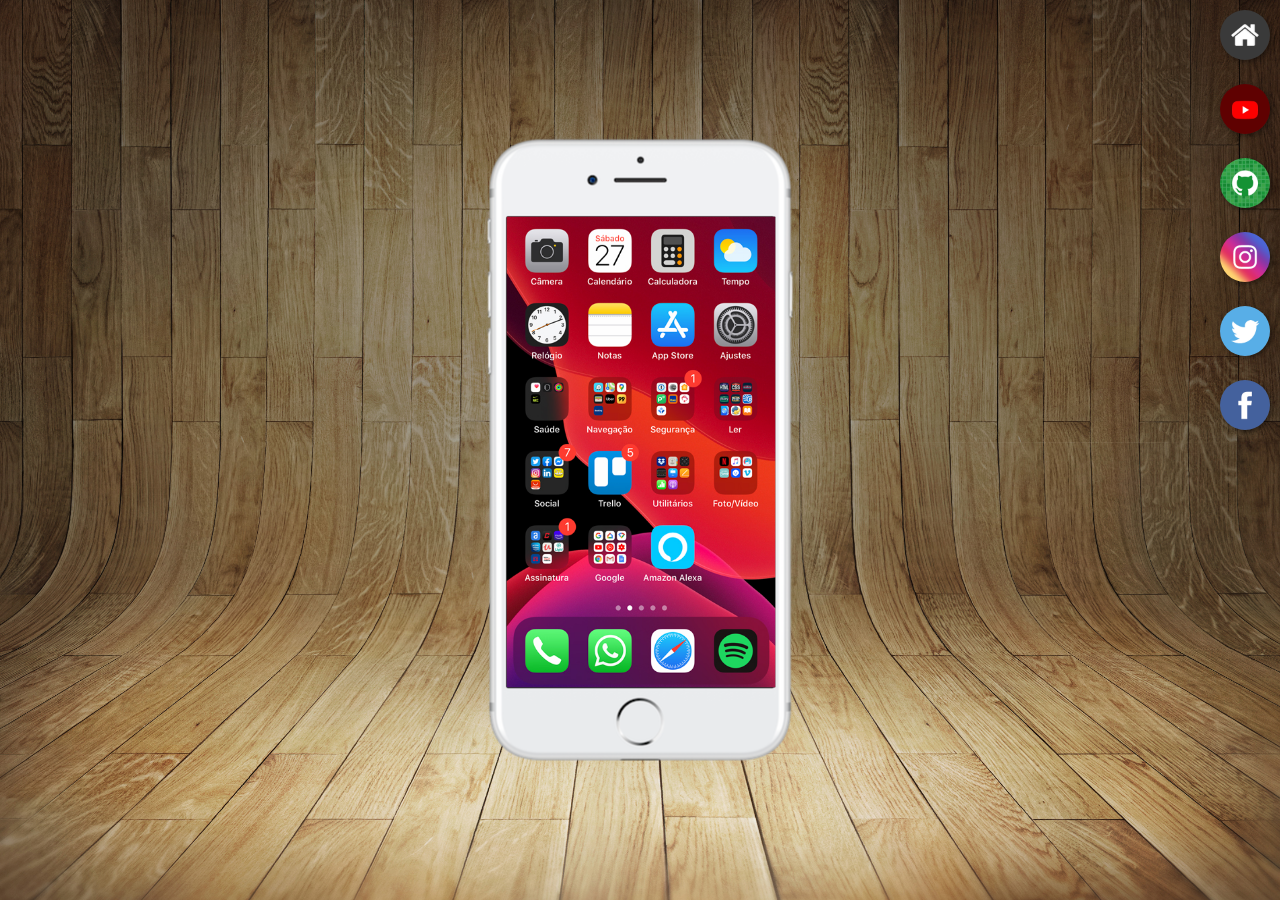
<file: index.html>
<!DOCTYPE html>
<html lang="pt-br">
<head>
    <meta charset="UTF-8">
    <meta name="viewport" content="width=device-width, initial-scale=1.0">
    <title>Projecto Redes Sociais </title>
    <link rel="stylesheet" href="favicon.ico">
    <link rel="stylesheet" href="estilos/style.css">
</head>
<body>
    <main>
        <section id="telefone">
            <iframe src="home.html" name="tela" id="tela" frameborder="0"></iframe>

        </section>
        <section id="redes-Sociais">
            <a href="home.html" target="tela">    <img src="imagens/logo-home.jpg" alt="Home">  </a> <br>
             <a href="youtube.html" target="tela">   <img src="imagens/logo-youtube.jpg" alt="youtube">  </a><br>
              <a href="github.html" target="tela"> <img src="imagens/logo-github.jpg" alt="github"></a><br>
               <a href="instagram.html" target="tela">  <img src="imagens/logo-instagram.jpg" alt="instagram"> <a><br>
                <a href="twiter.html" target="tela"> <img src="imagens/logo-twitter.jpg" alt="twitter"> </a><br>
                 <a href="facebook.html" target="tela"> <img src="imagens/logo-facebook.jpg" alt="facebook" >  </a> <br>

        </section>
    </main>
    
</body>
</html>
</file>
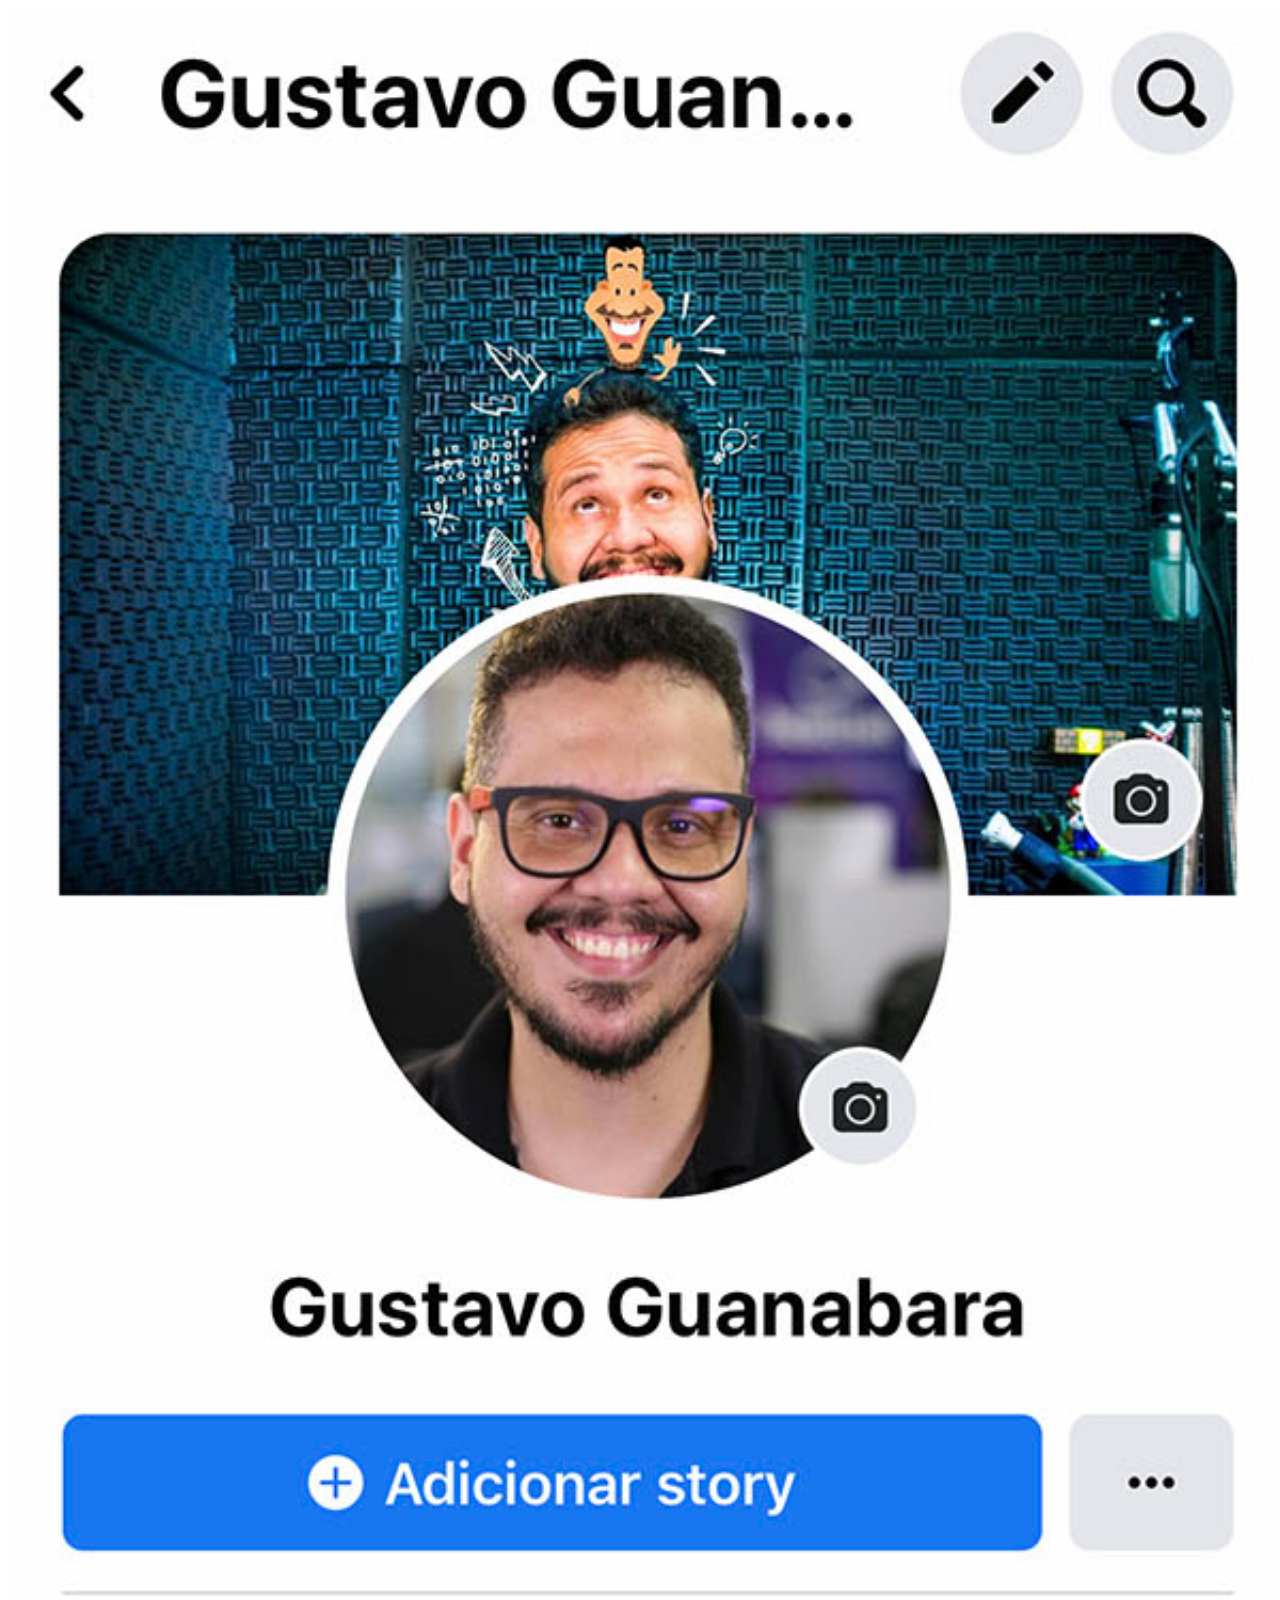
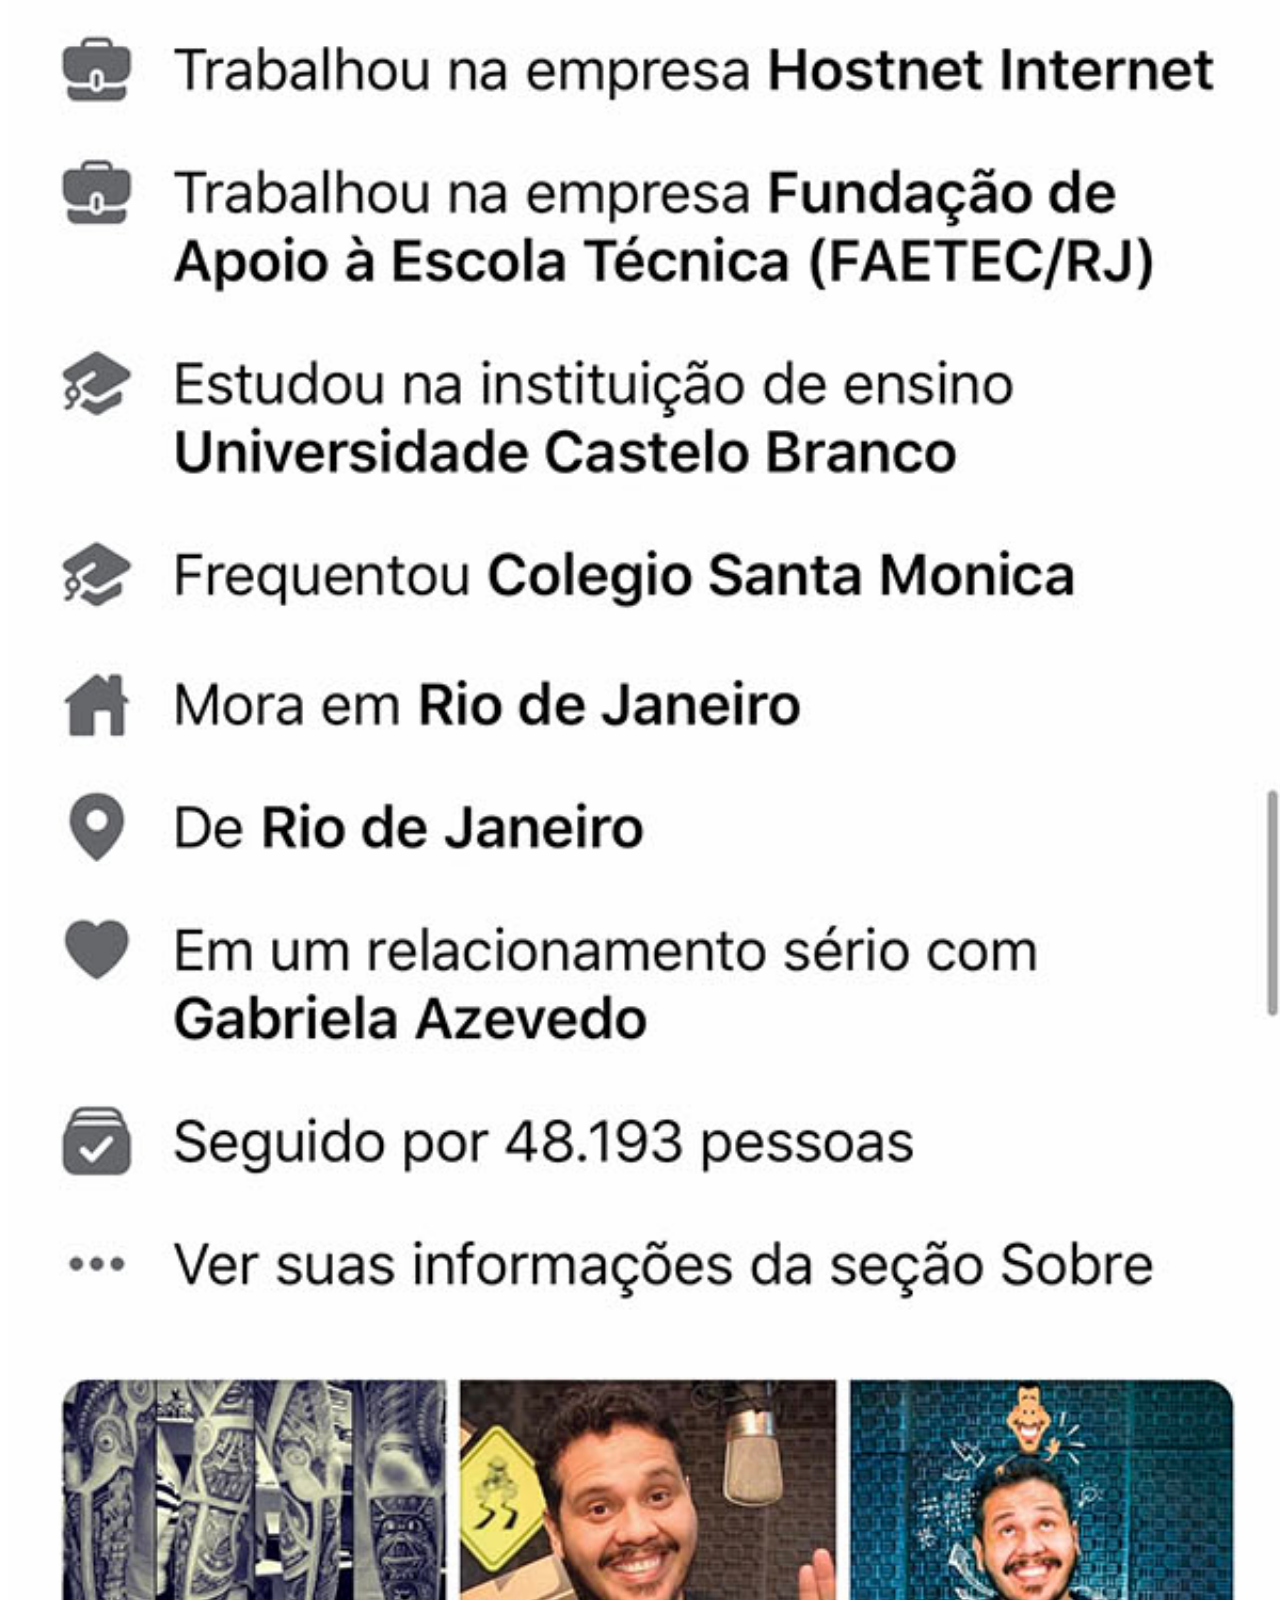
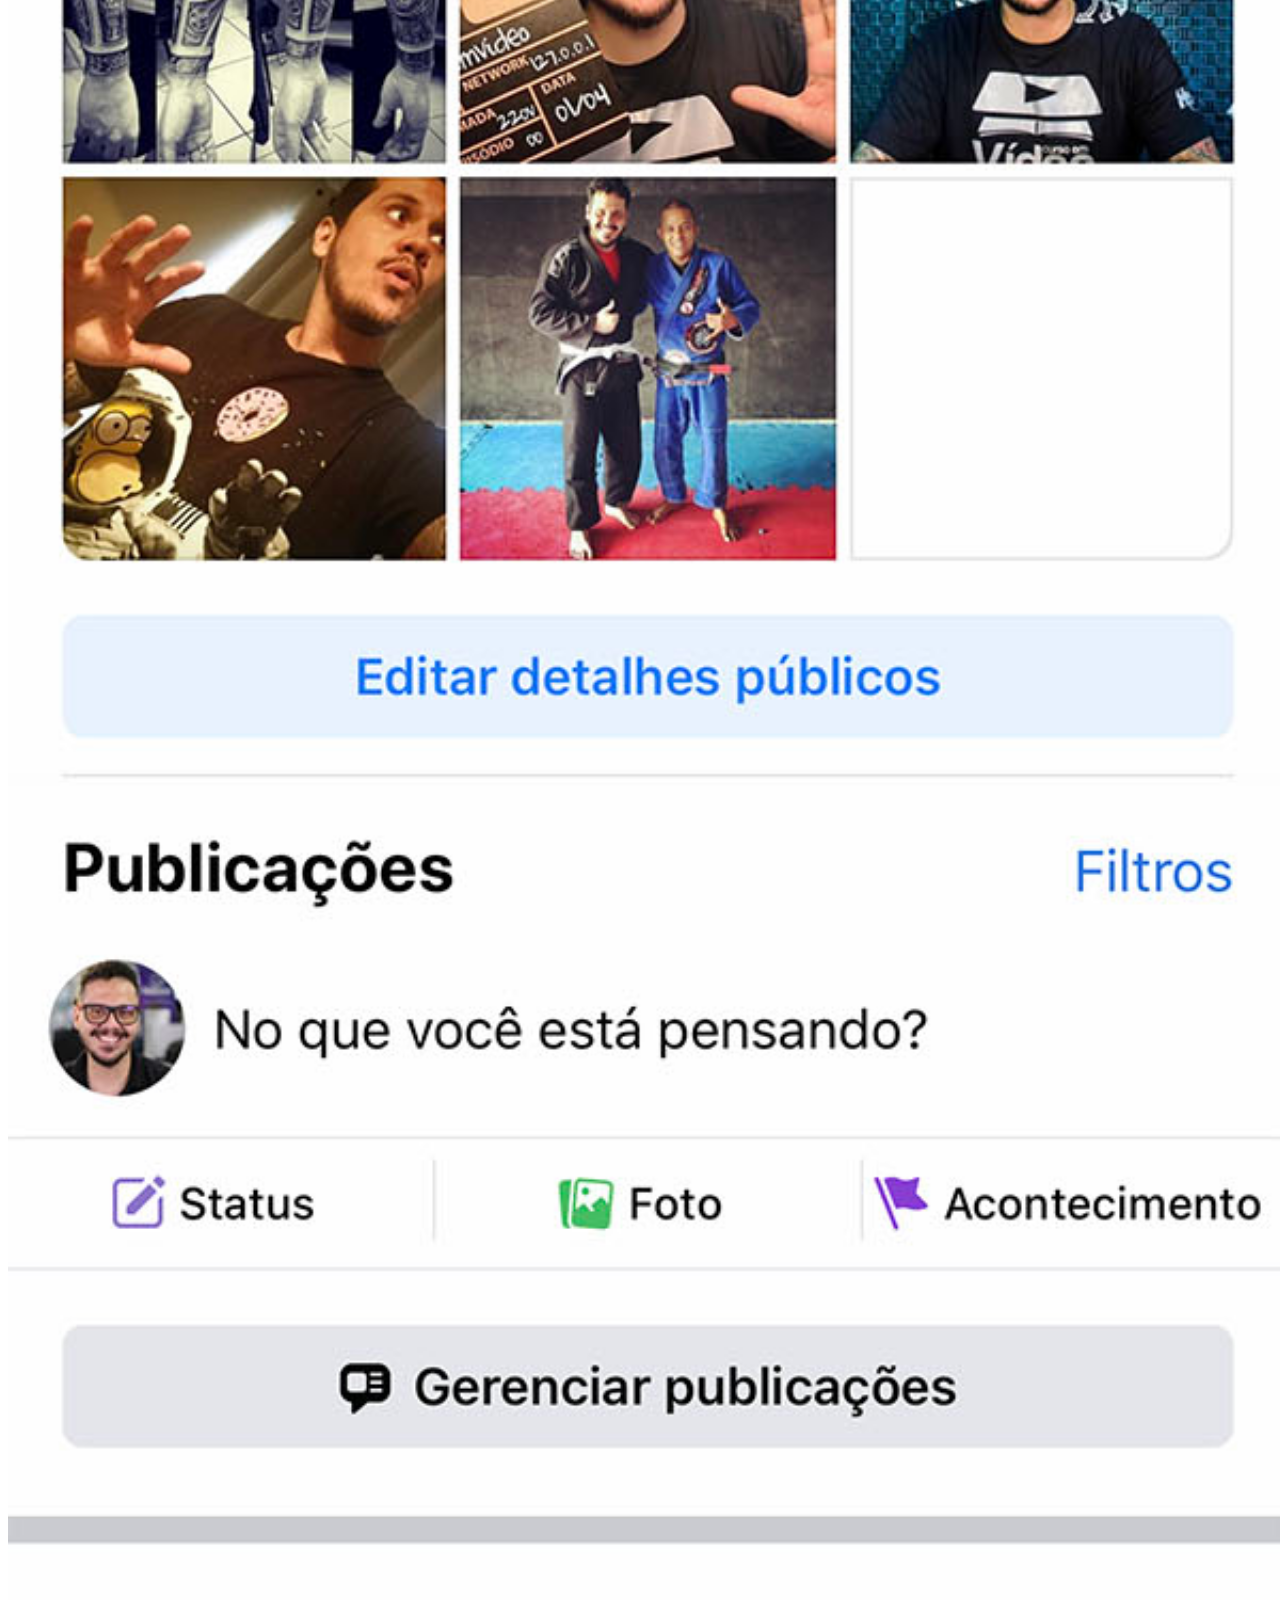
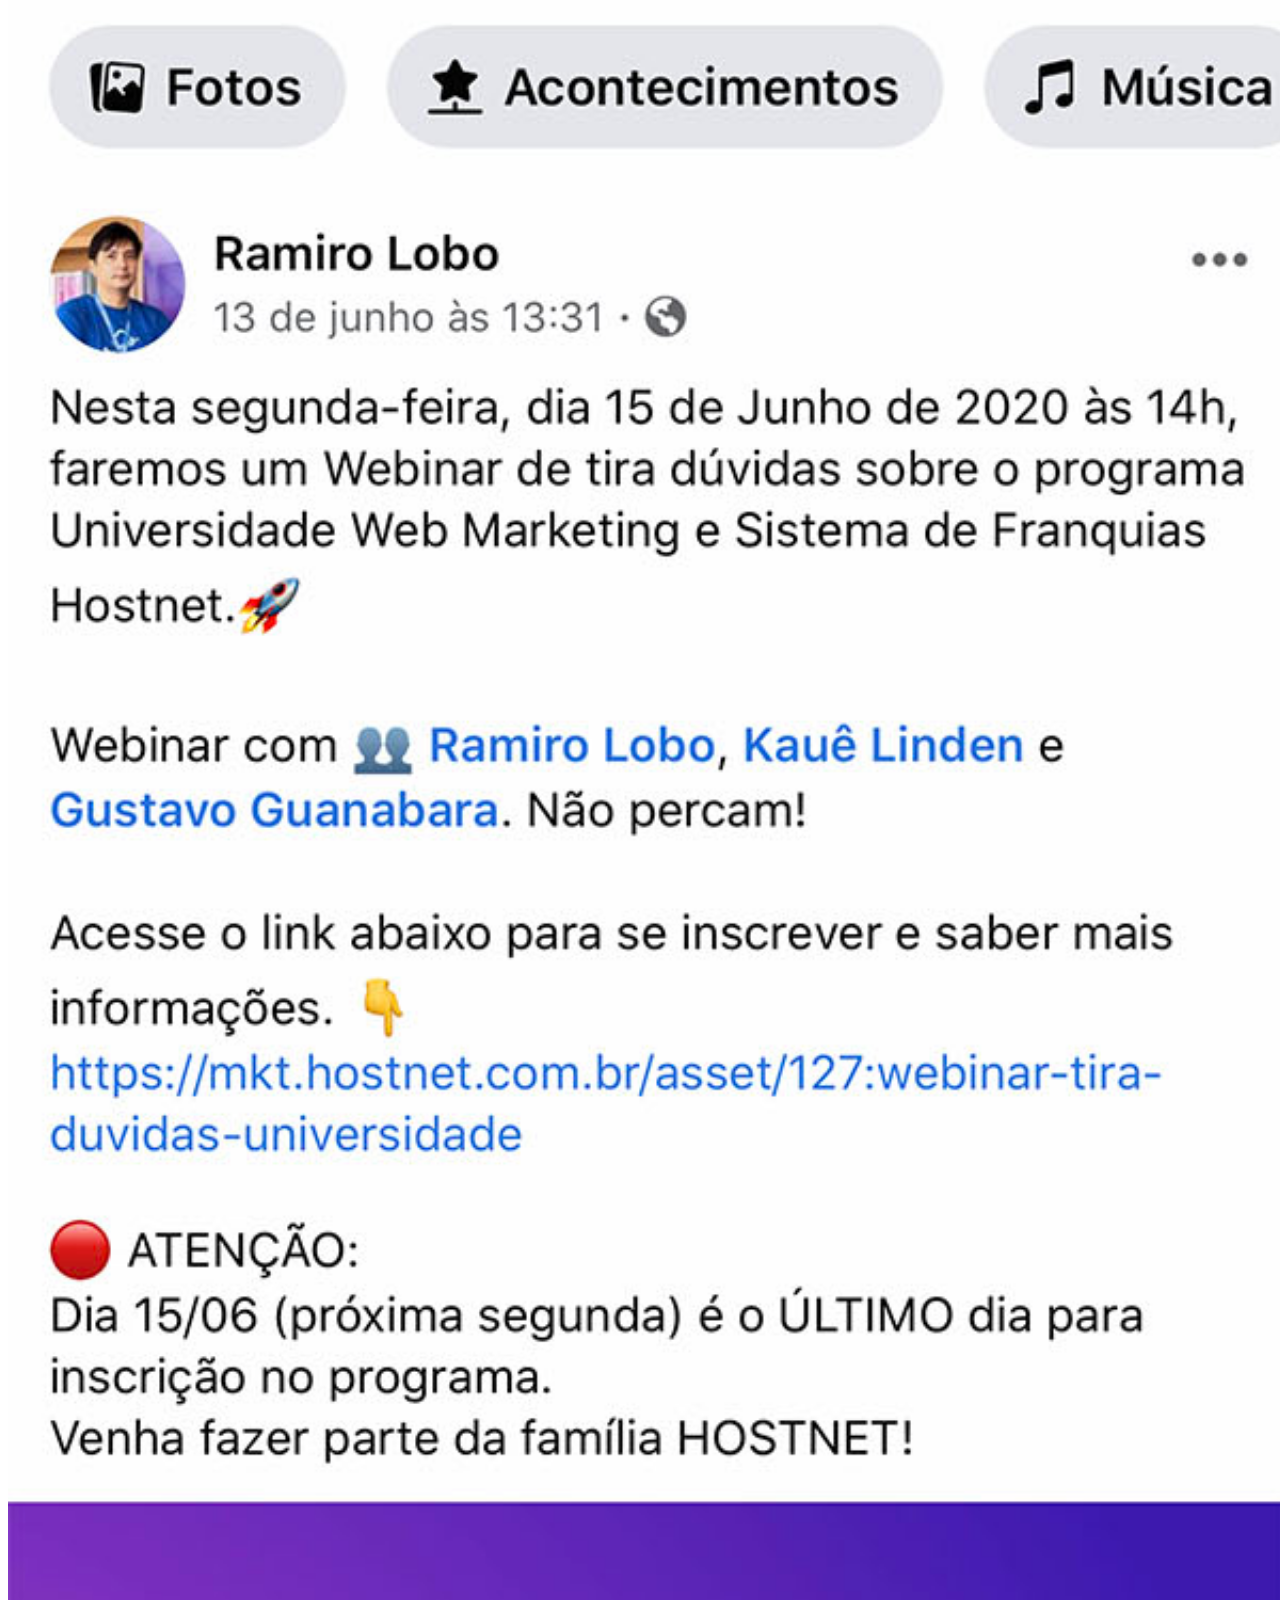
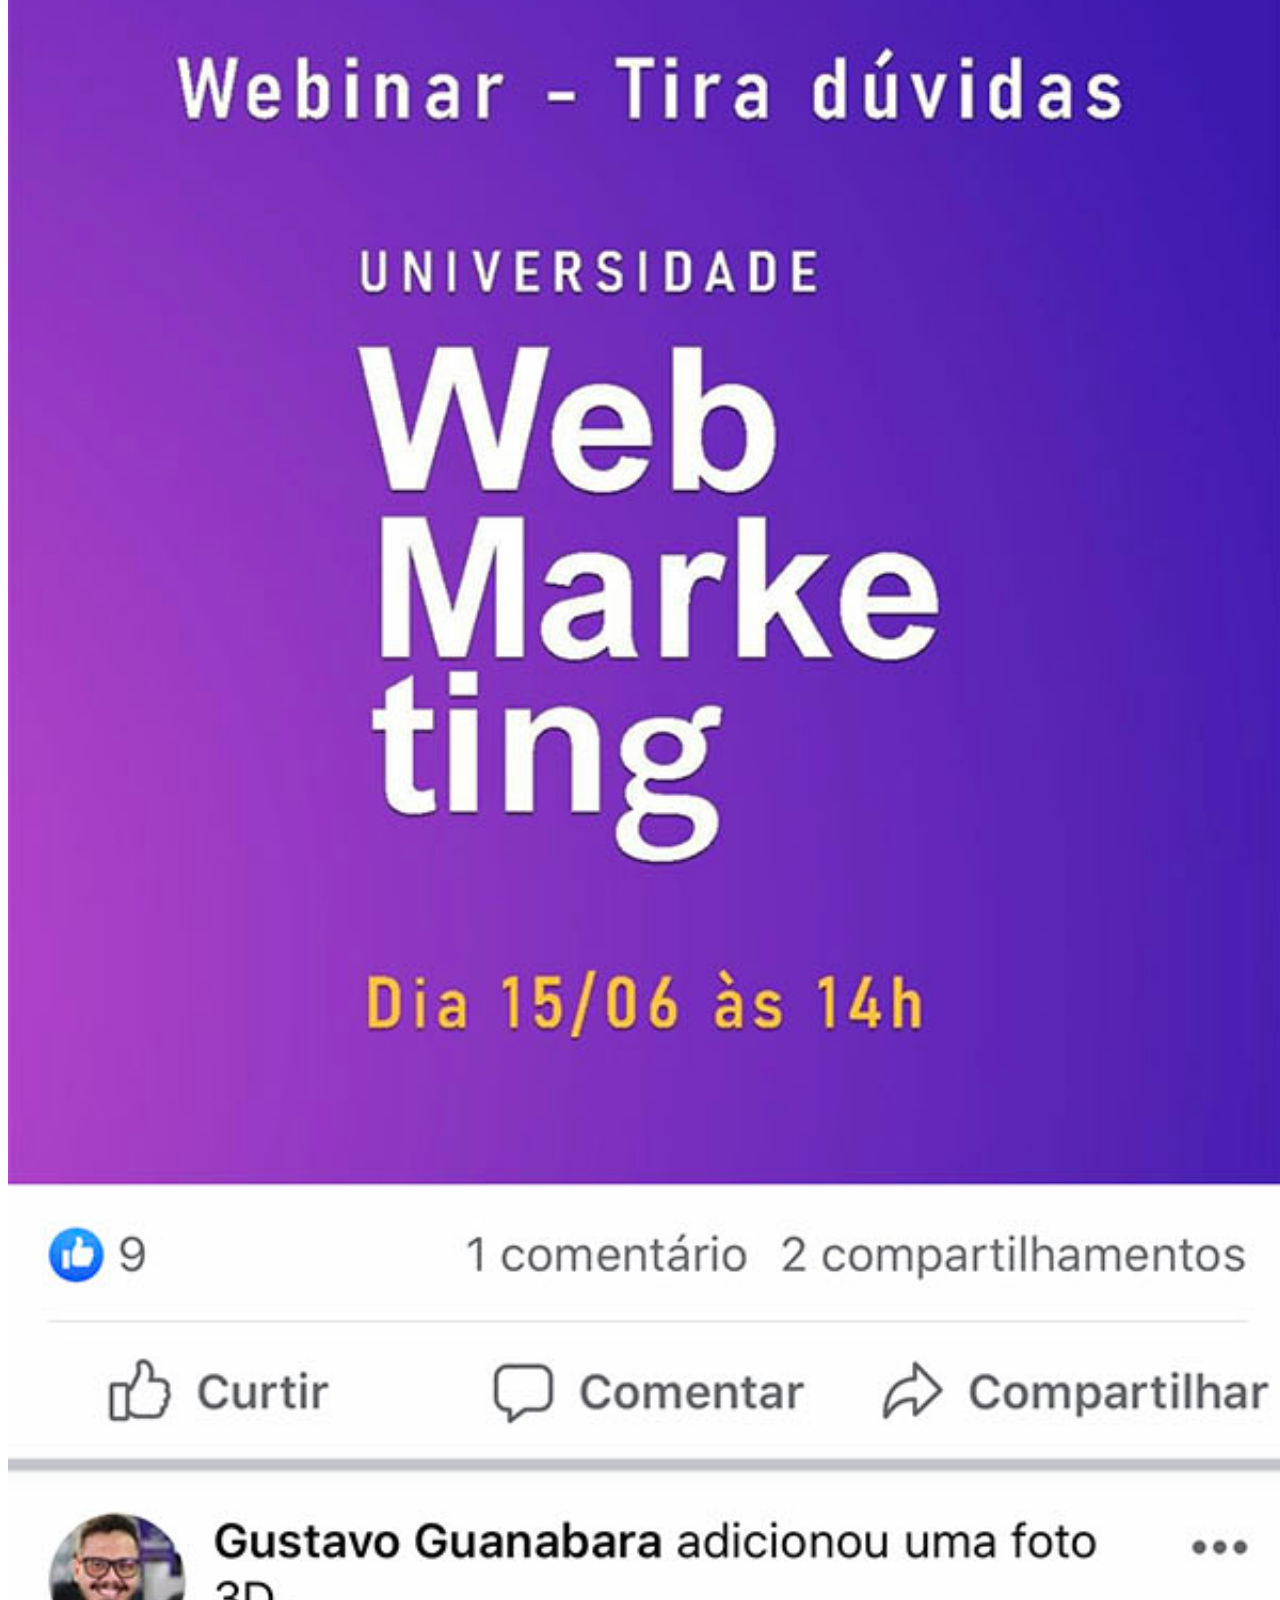
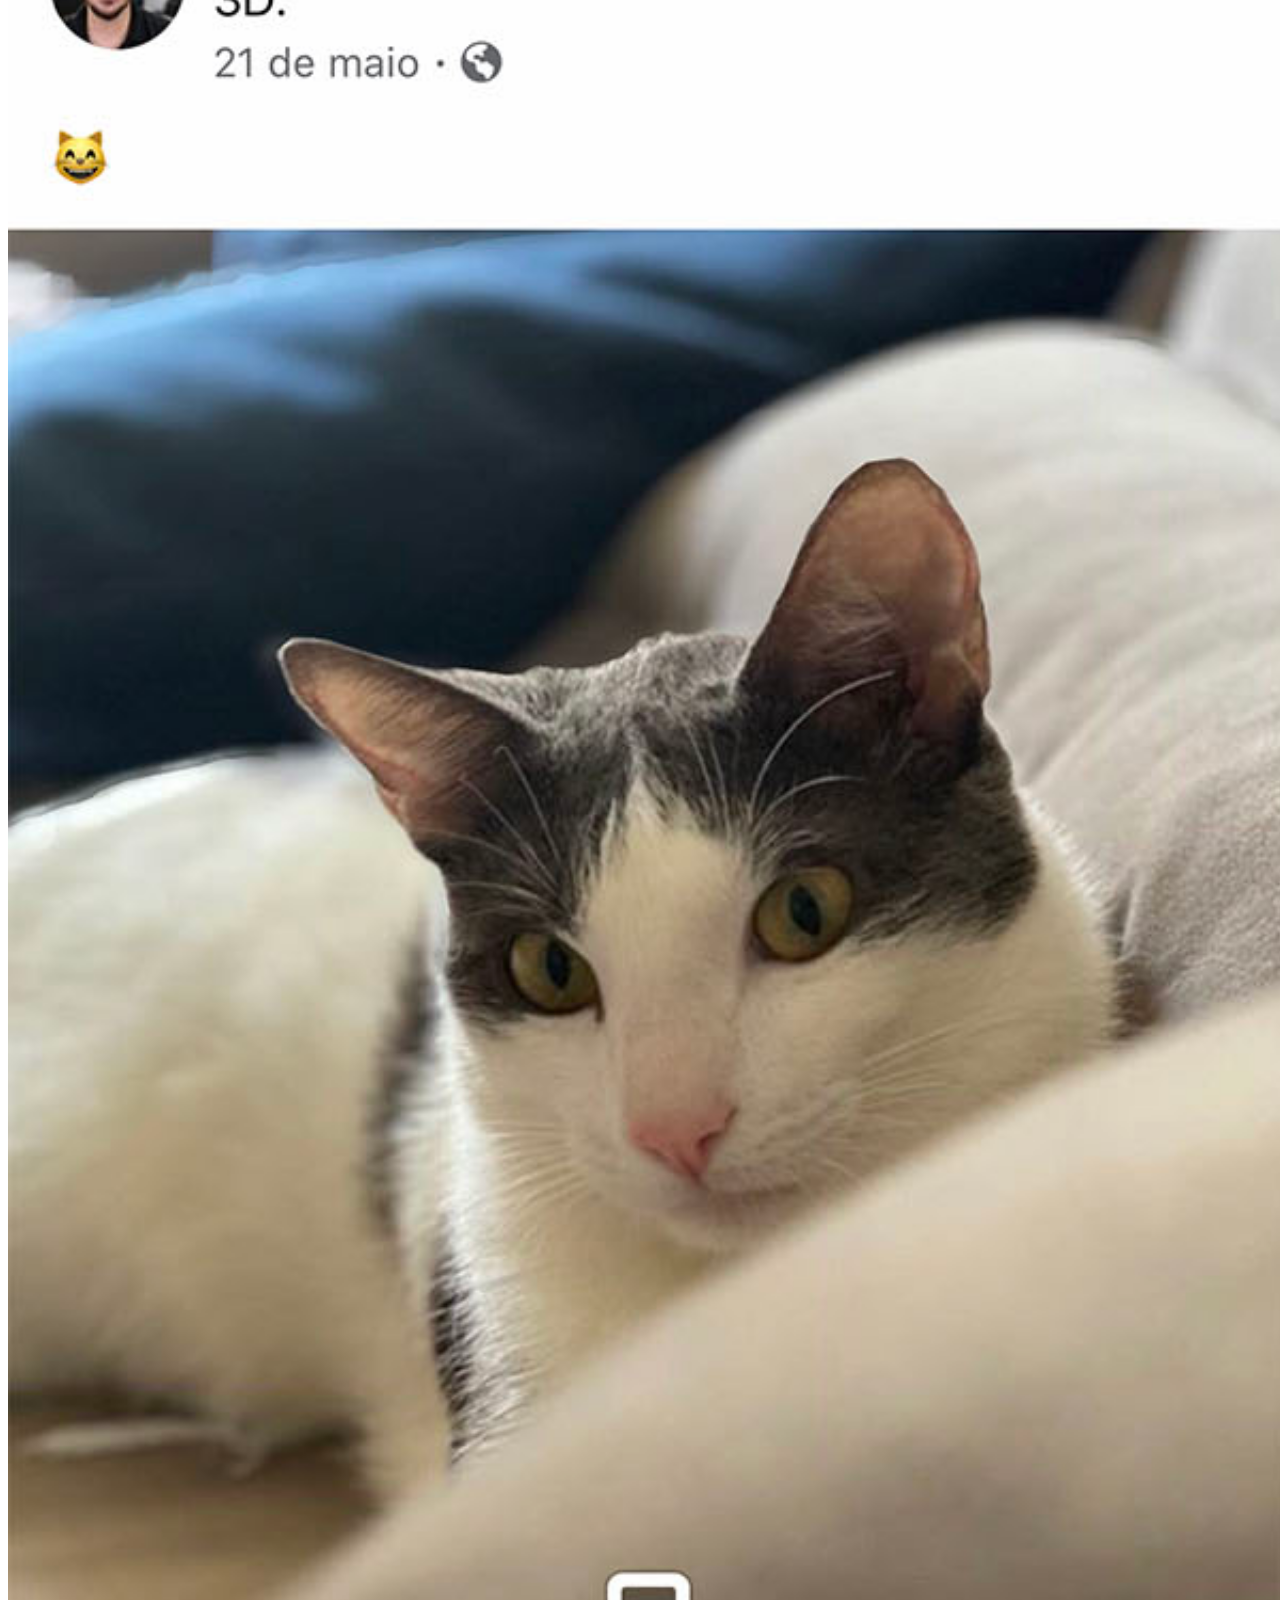
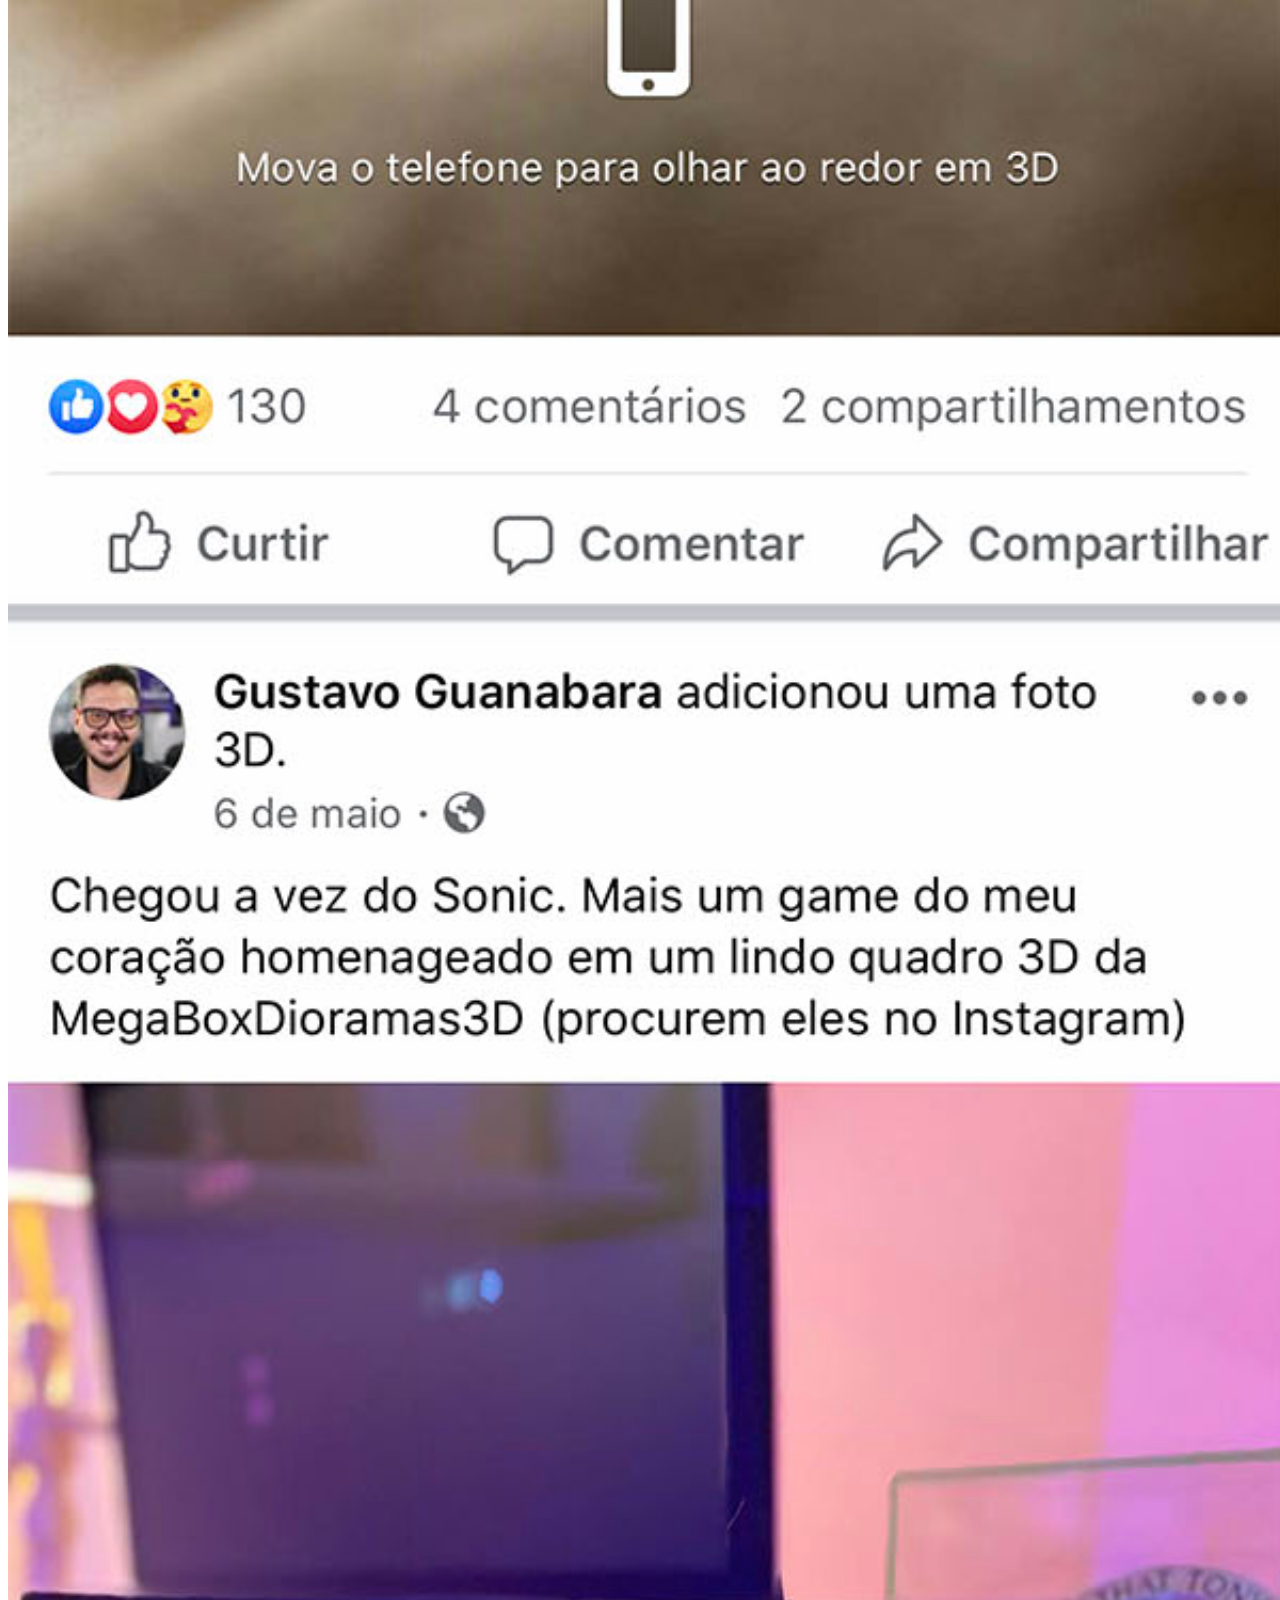
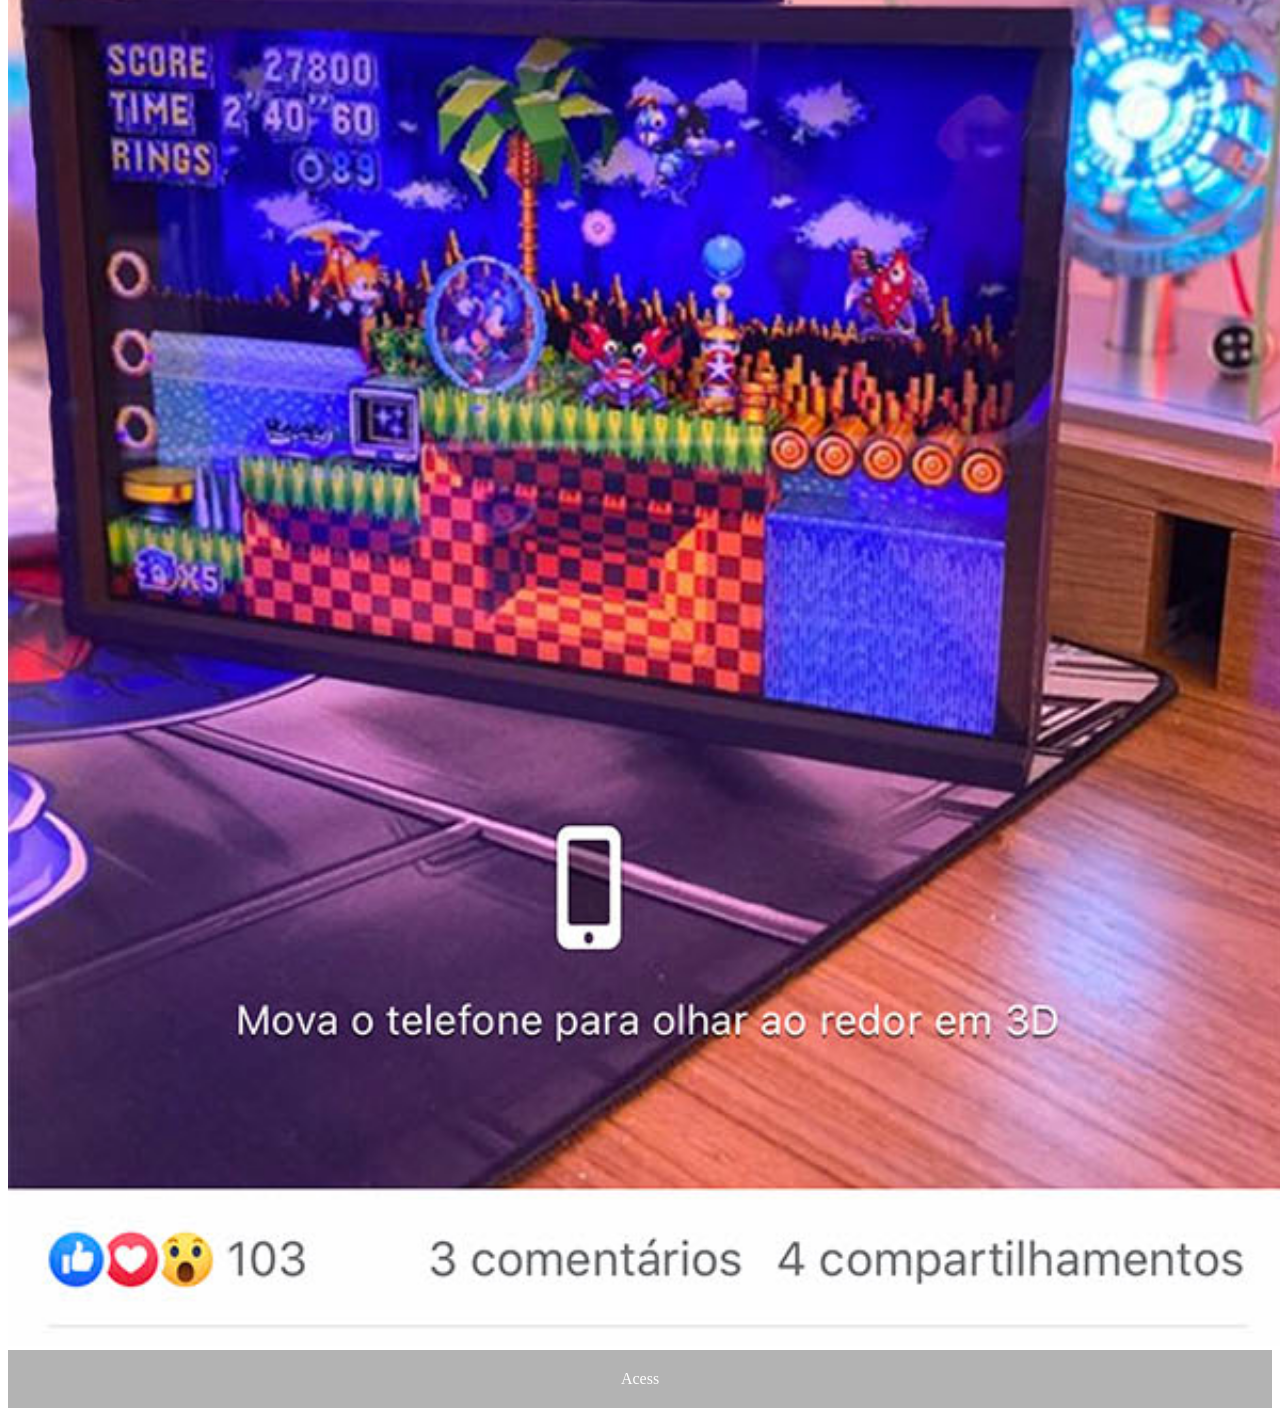
<file: facebook.html>
<!DOCTYPE html>
<html lang="pt-br">
<head>
    <meta charset="UTF-8">
    <meta name="viewport" content="width=device-width, initial-scale=1.0">
    <title>facebook</title>
     <link rel="stylesheet" href="estilos/social.css">
</head>
<body>
     <img src="imagens/tela-facebook.jpg" alt="twitter">
    <a href="https://www.facebook.com/gustavoguanabara/about/" target="_blank"> Acess</a>
    
    
</body>
</html>
</file>
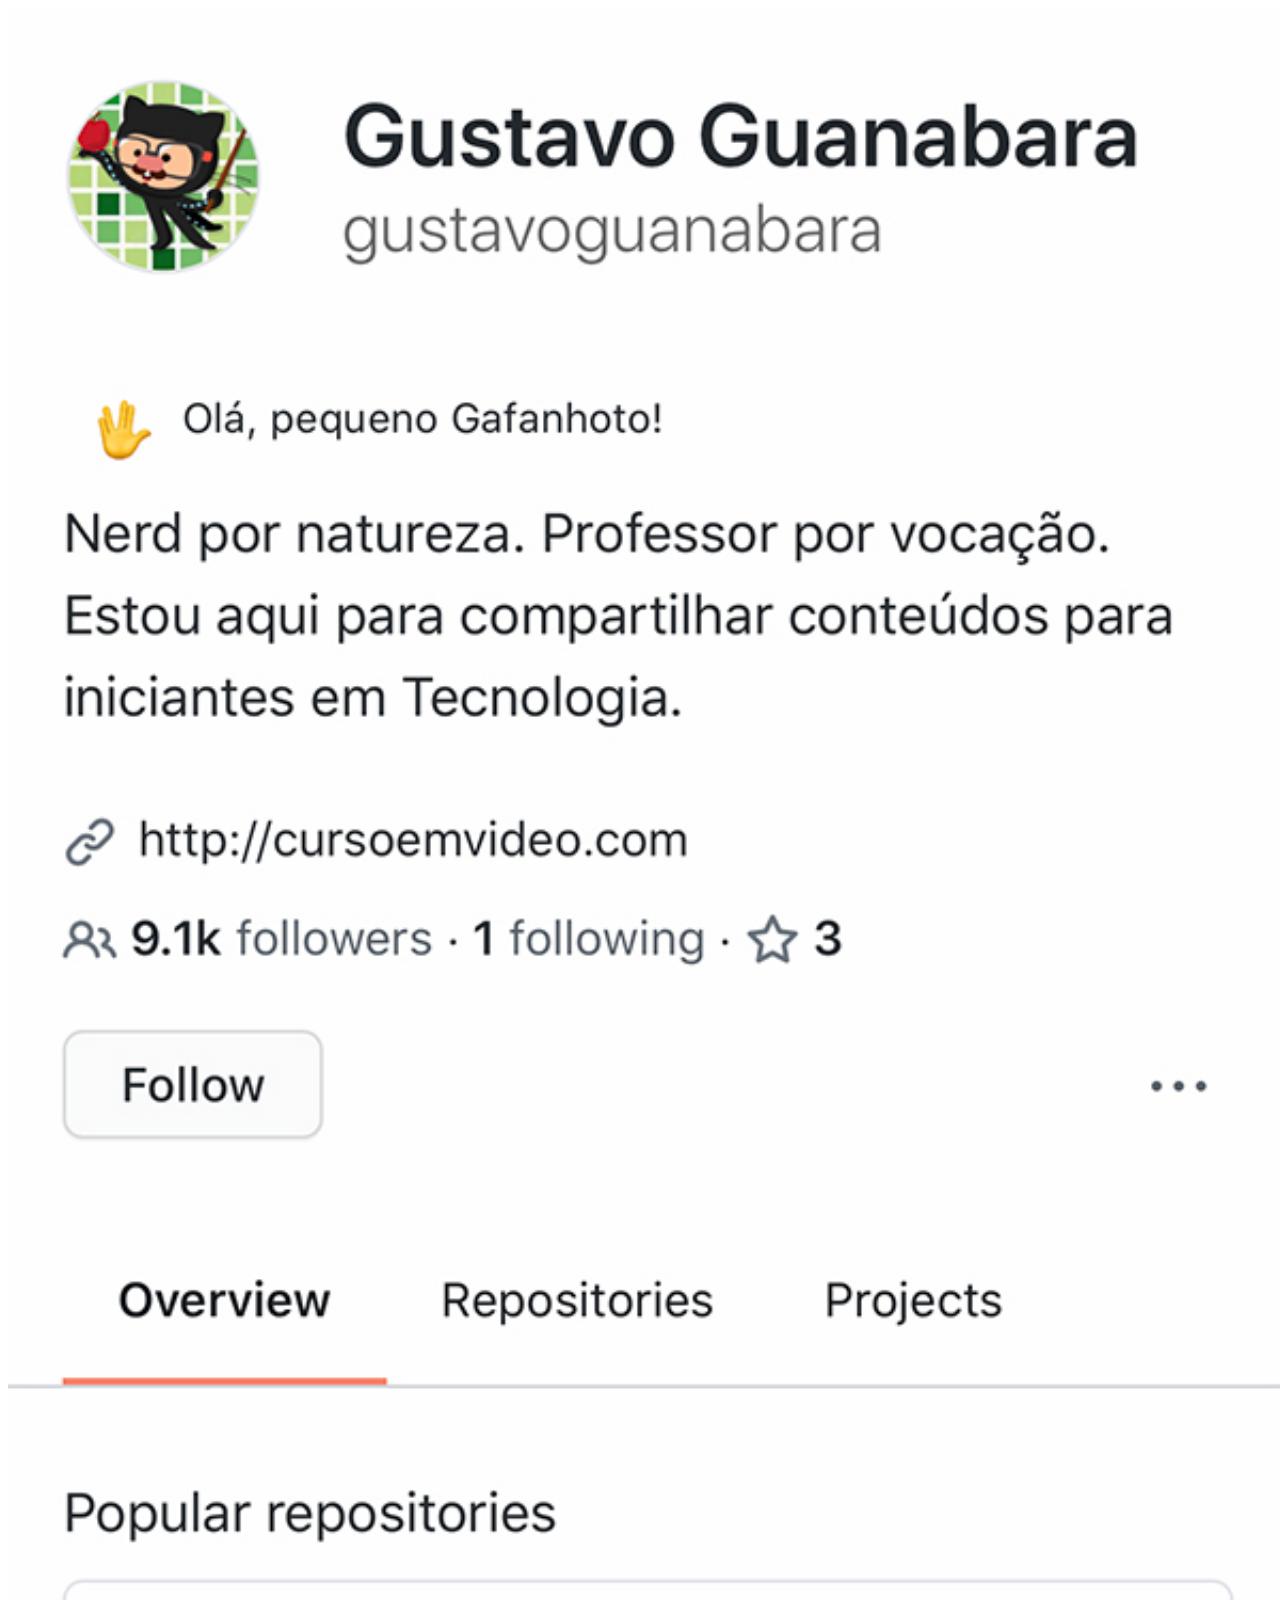
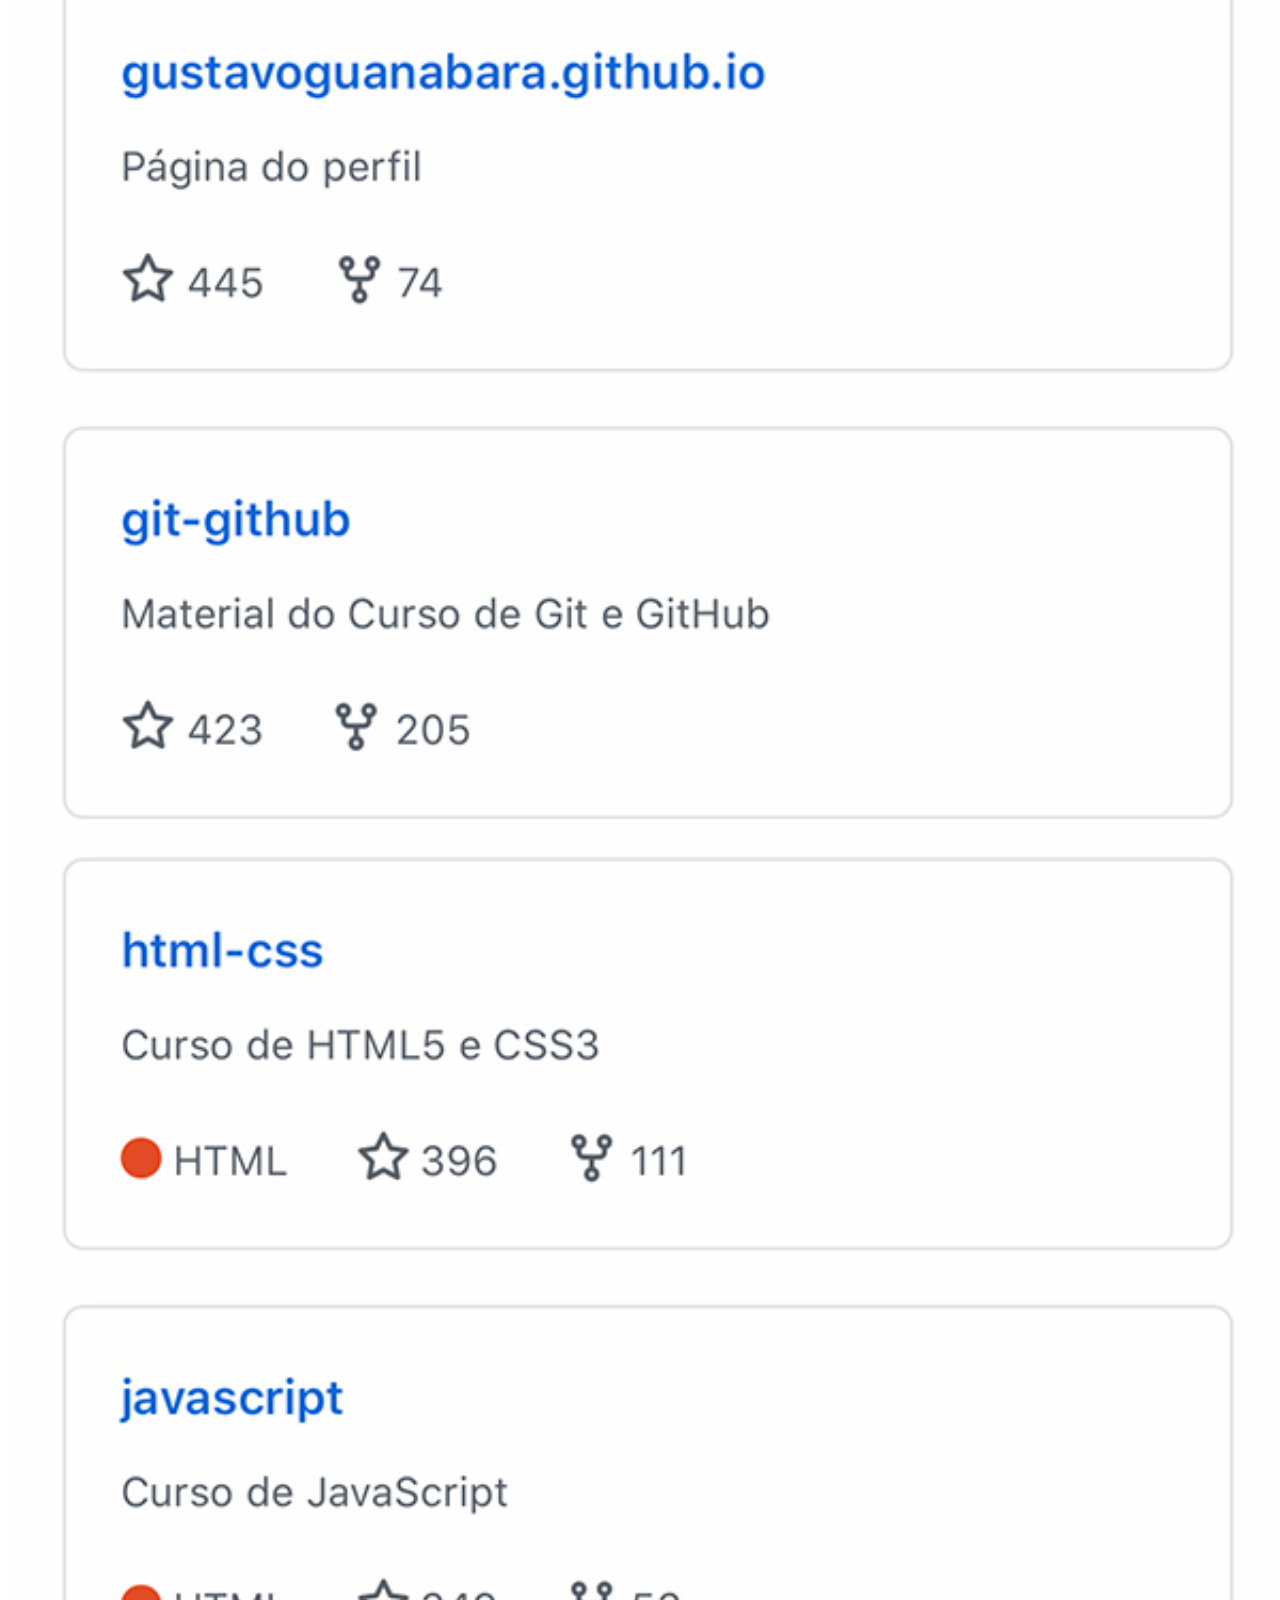
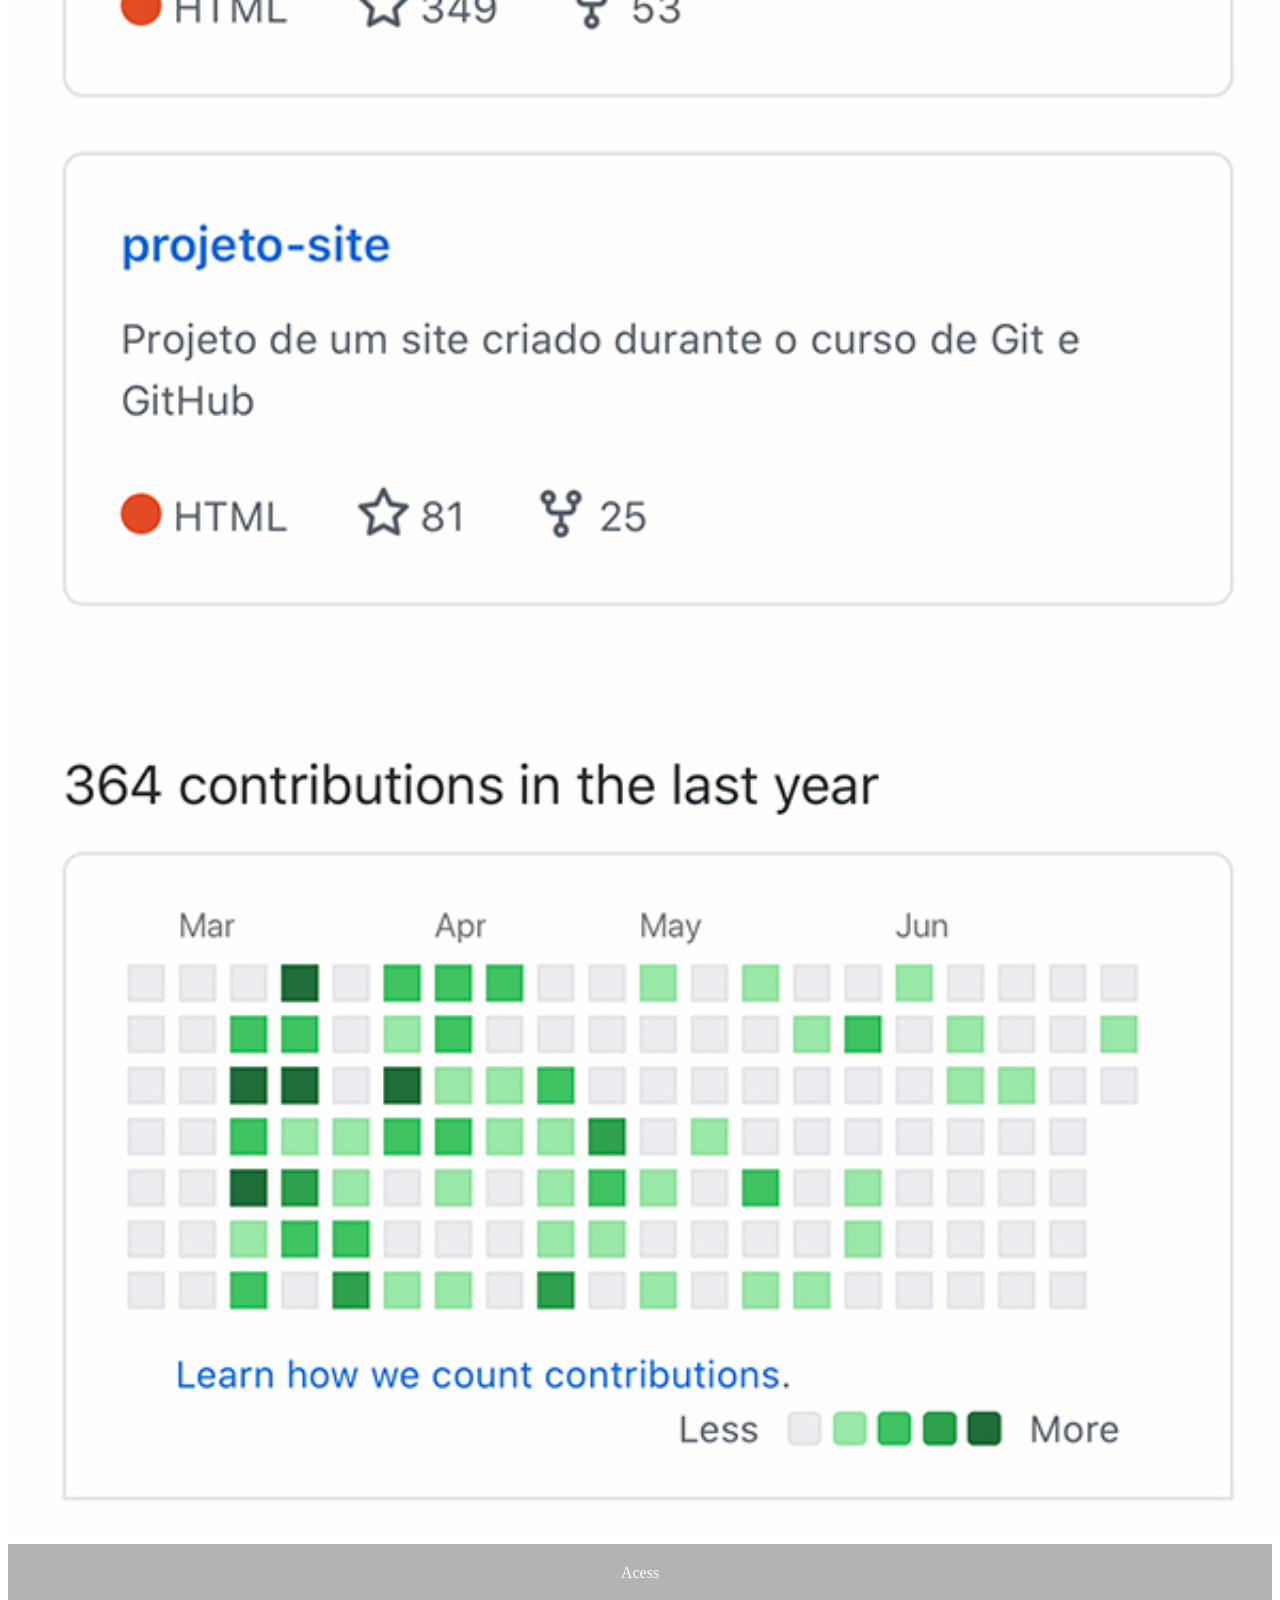
<file: github.html>
<!DOCTYPE html>
<html lang="pt-br">
<head>
    <meta charset="UTF-8">
    <meta name="viewport" content="width=device-width, initial-scale=1.0">
    <title>Github</title>
    <link rel="stylesheet" href="estilos/social.css">
</head>
<body>
    <img src="imagens/tela-github.jpg" alt="Github">
    <a href="https://github.com/gustavoguanabara" target="_blank"> Acess</a>
    
</body>
</html>
</file>
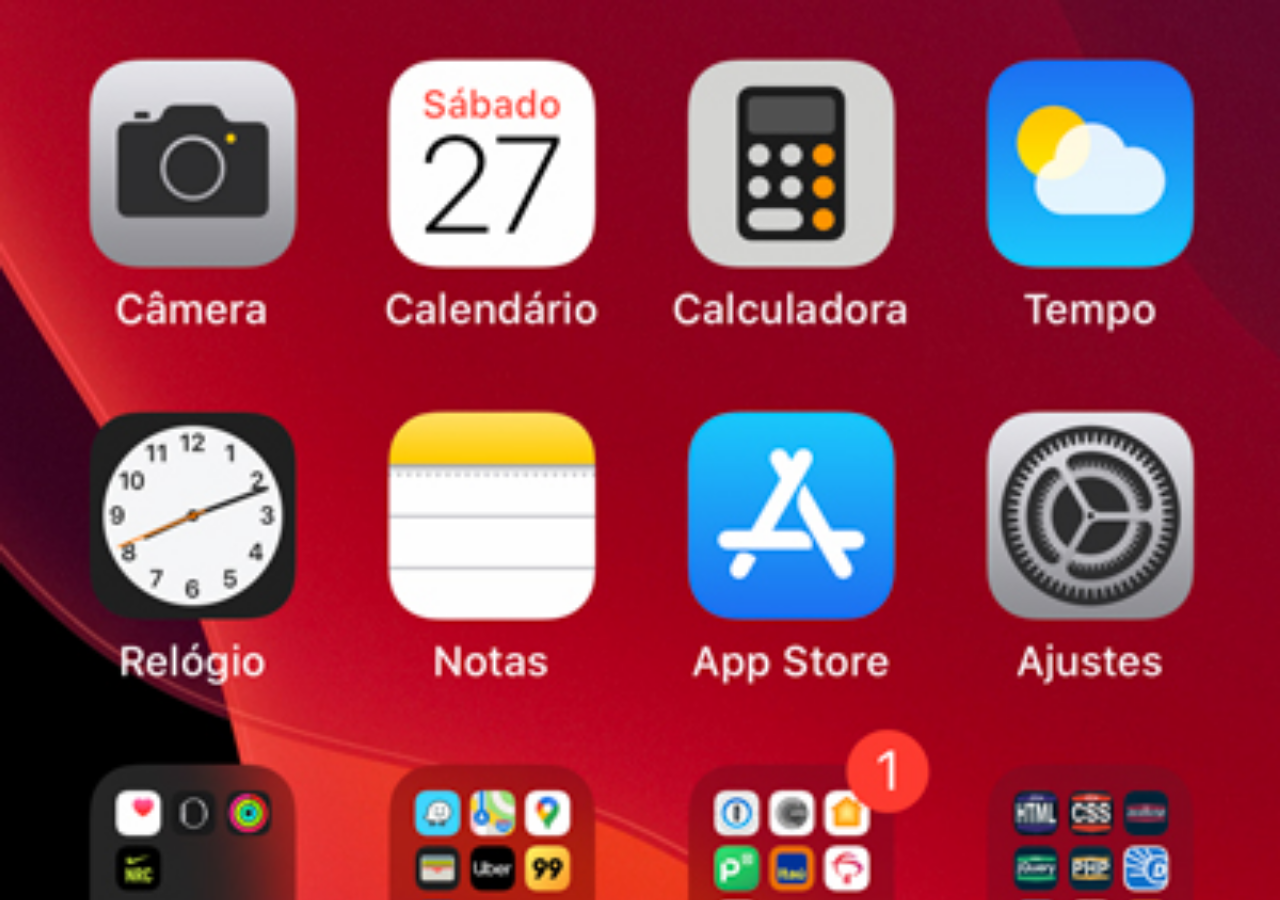
<file: home.html>
<!DOCTYPE html>
<html lang="pt-br">
<head>
    <meta charset="UTF-8">
    <meta name="viewport" content="width=device-width, initial-scale=1.0">
    <title>Home</title>
</head>
<style>
    *{
        margin: 0px;
        padding:0px;
    }
    body{
         width: 100vw;
         height: 100vh;
         background: black url('imagens/tela-home.jpg') no-repeat top center;
         background-size: cover;
    }
</style>
<body>
    
</body>
</html>
</file>
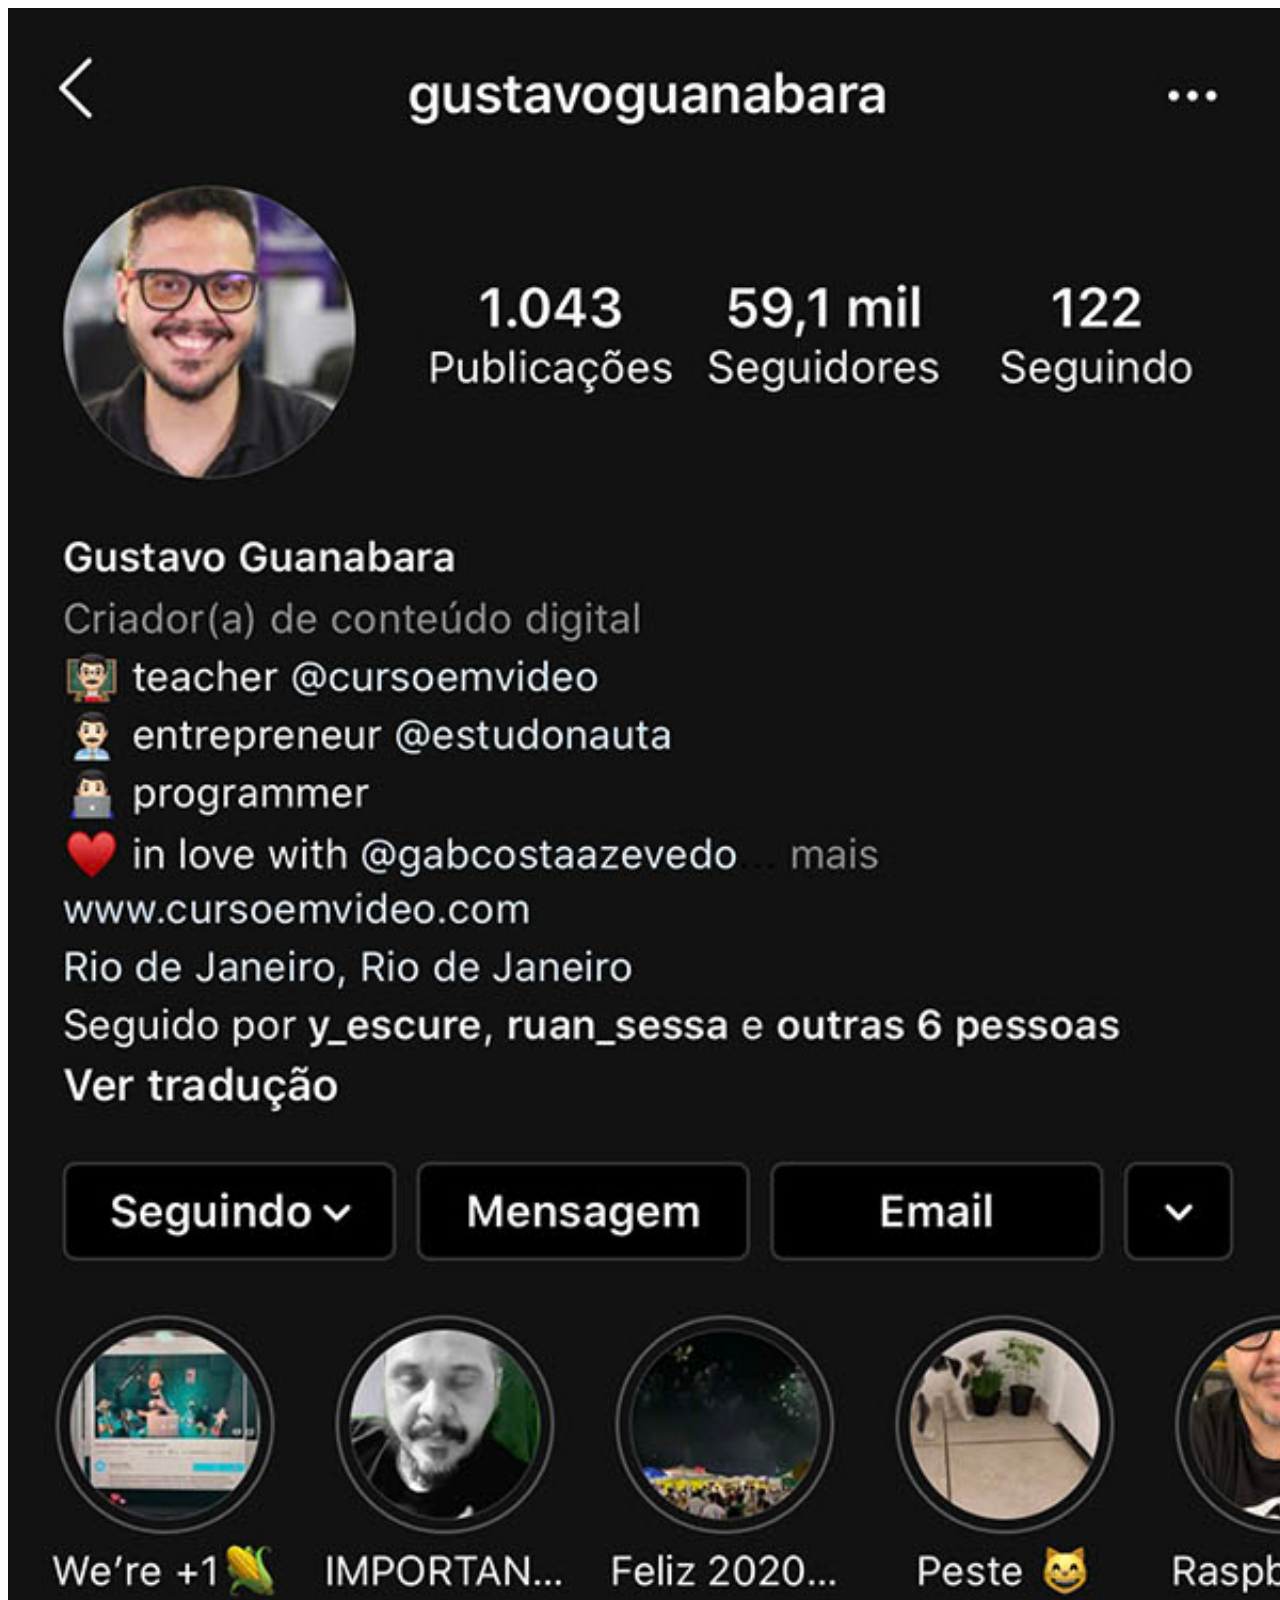
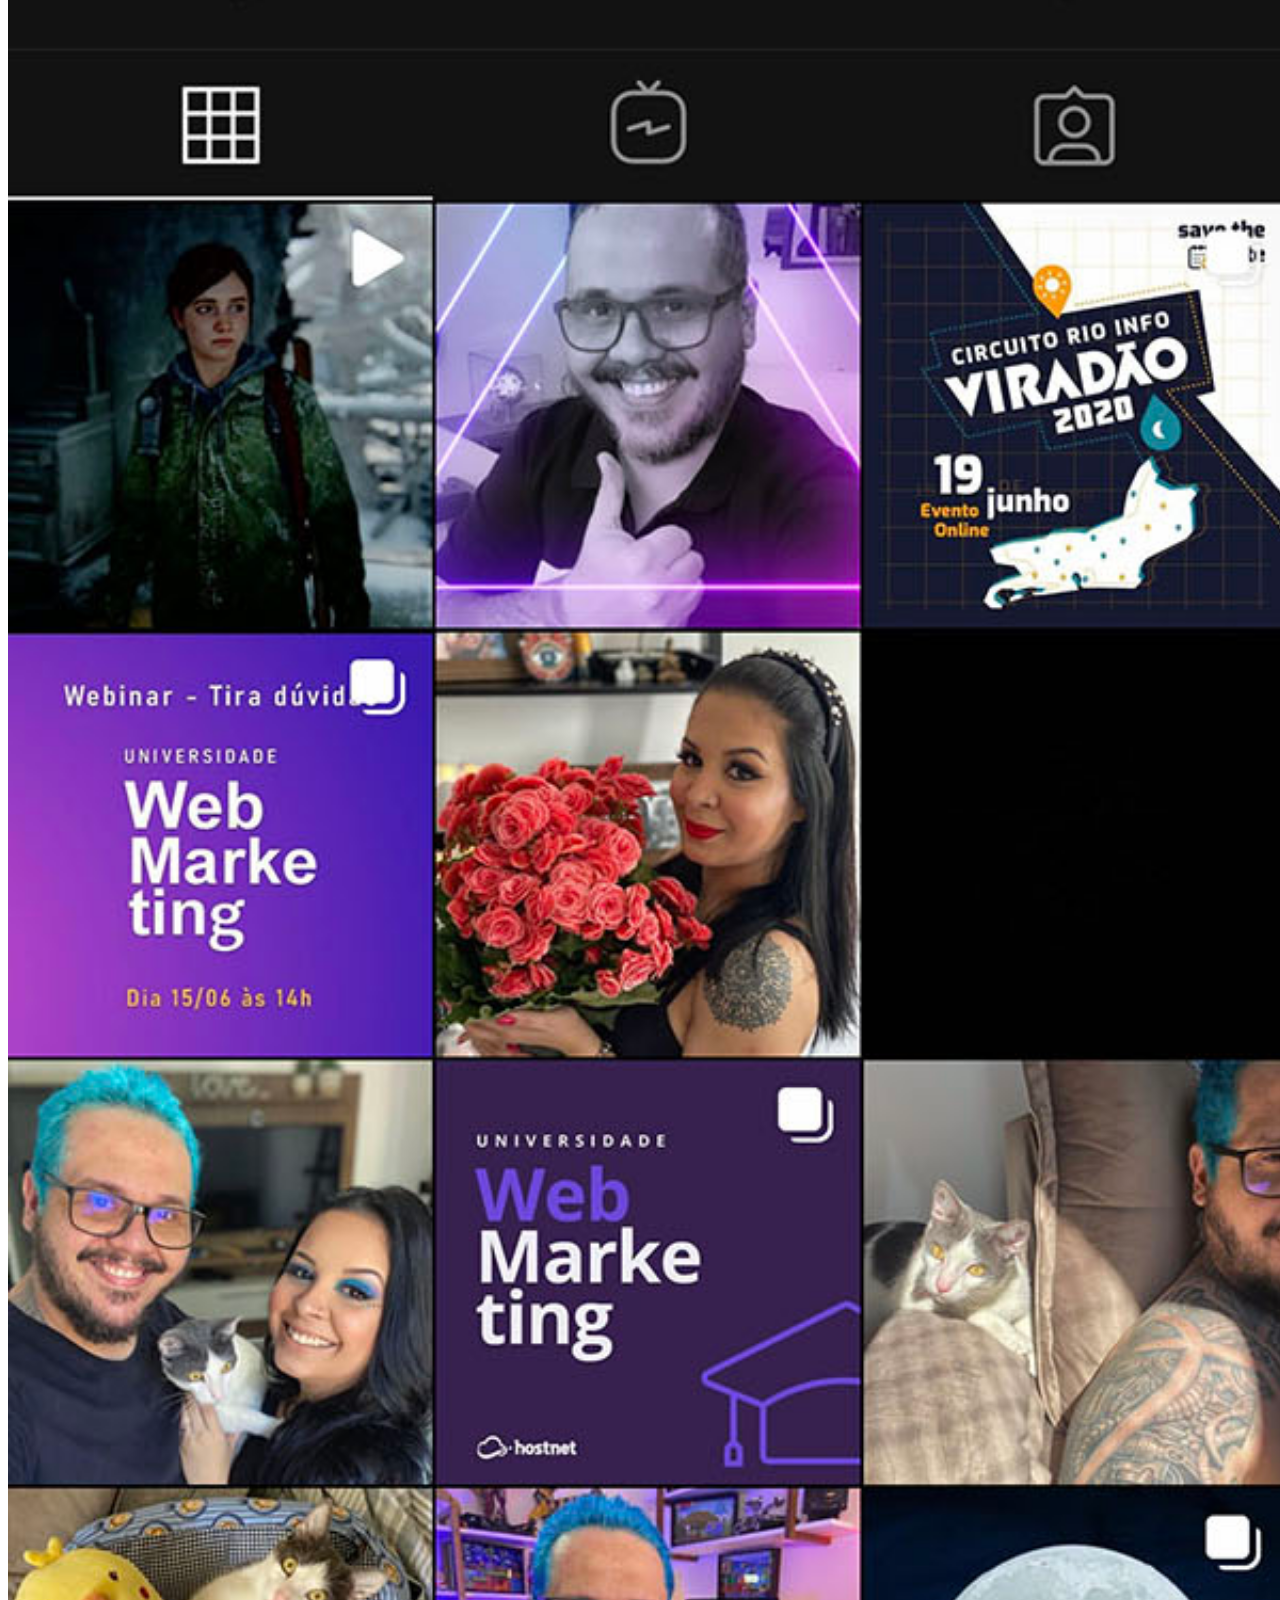
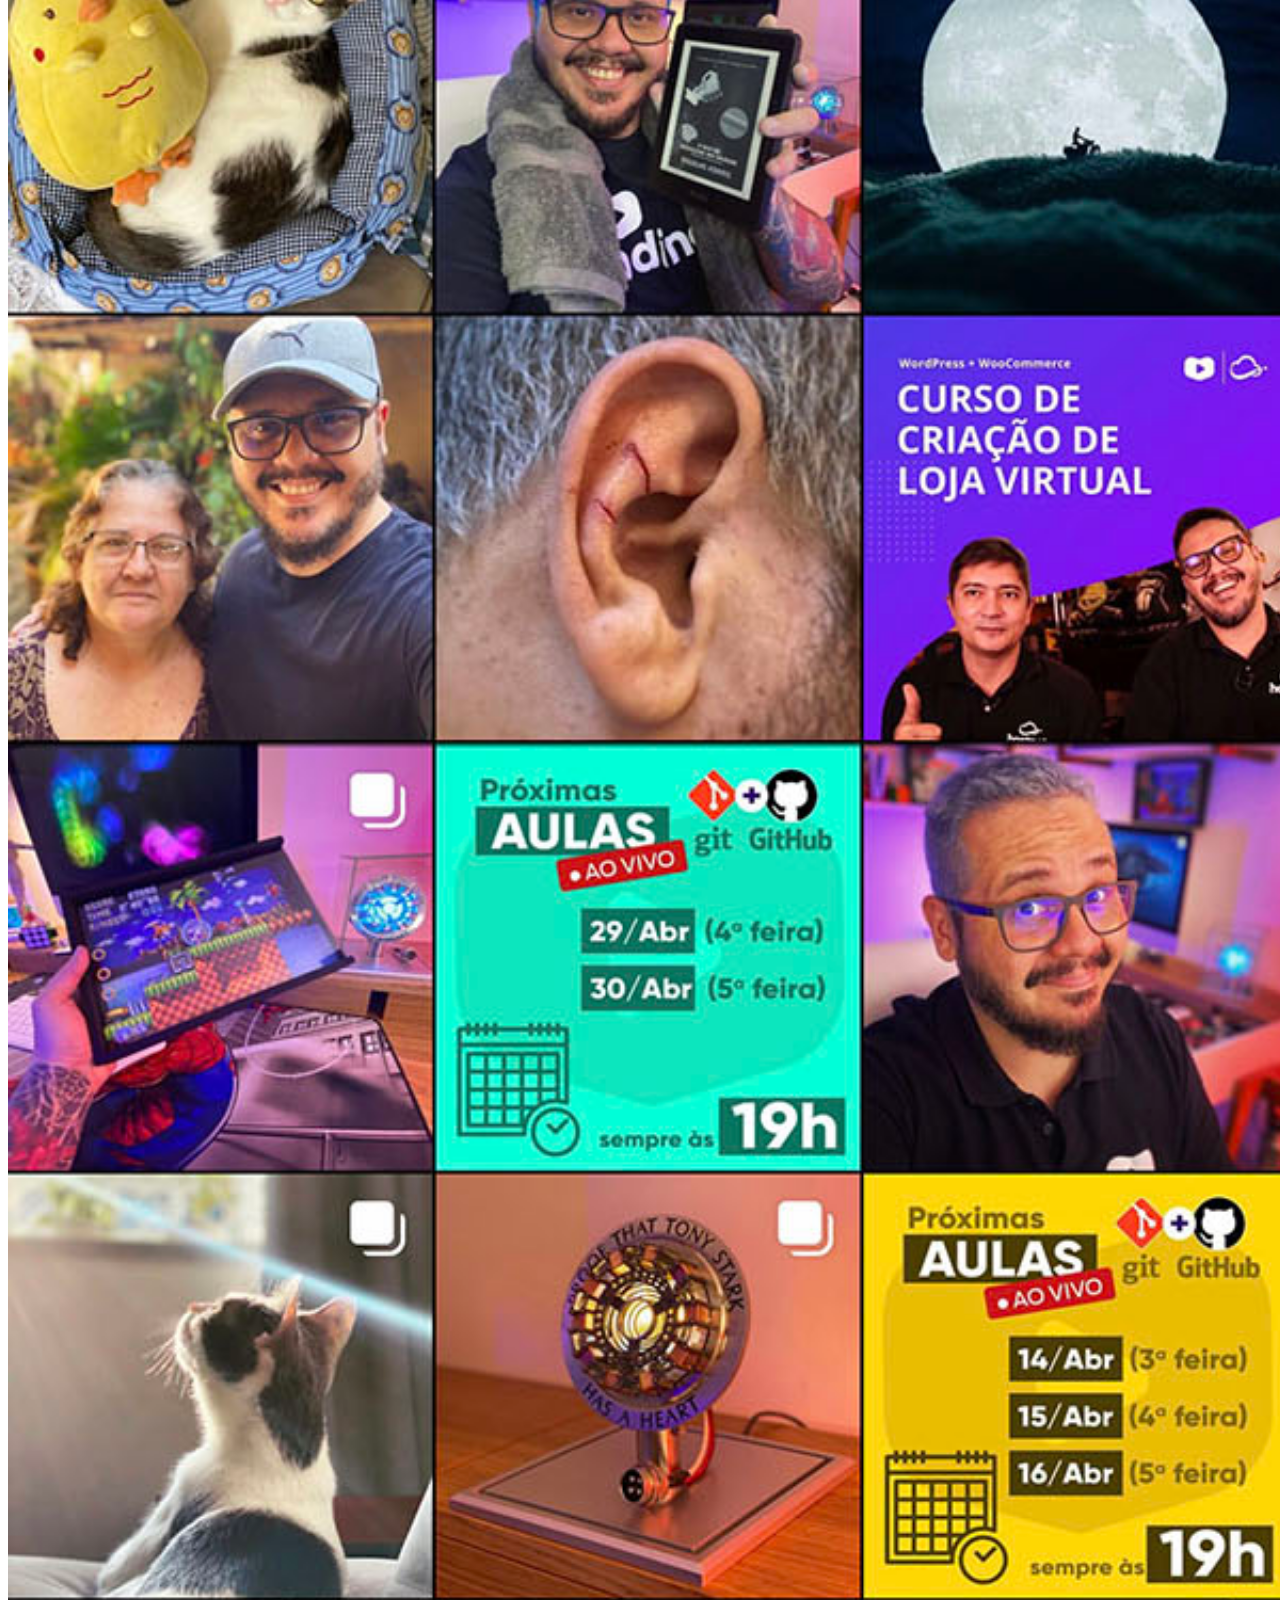
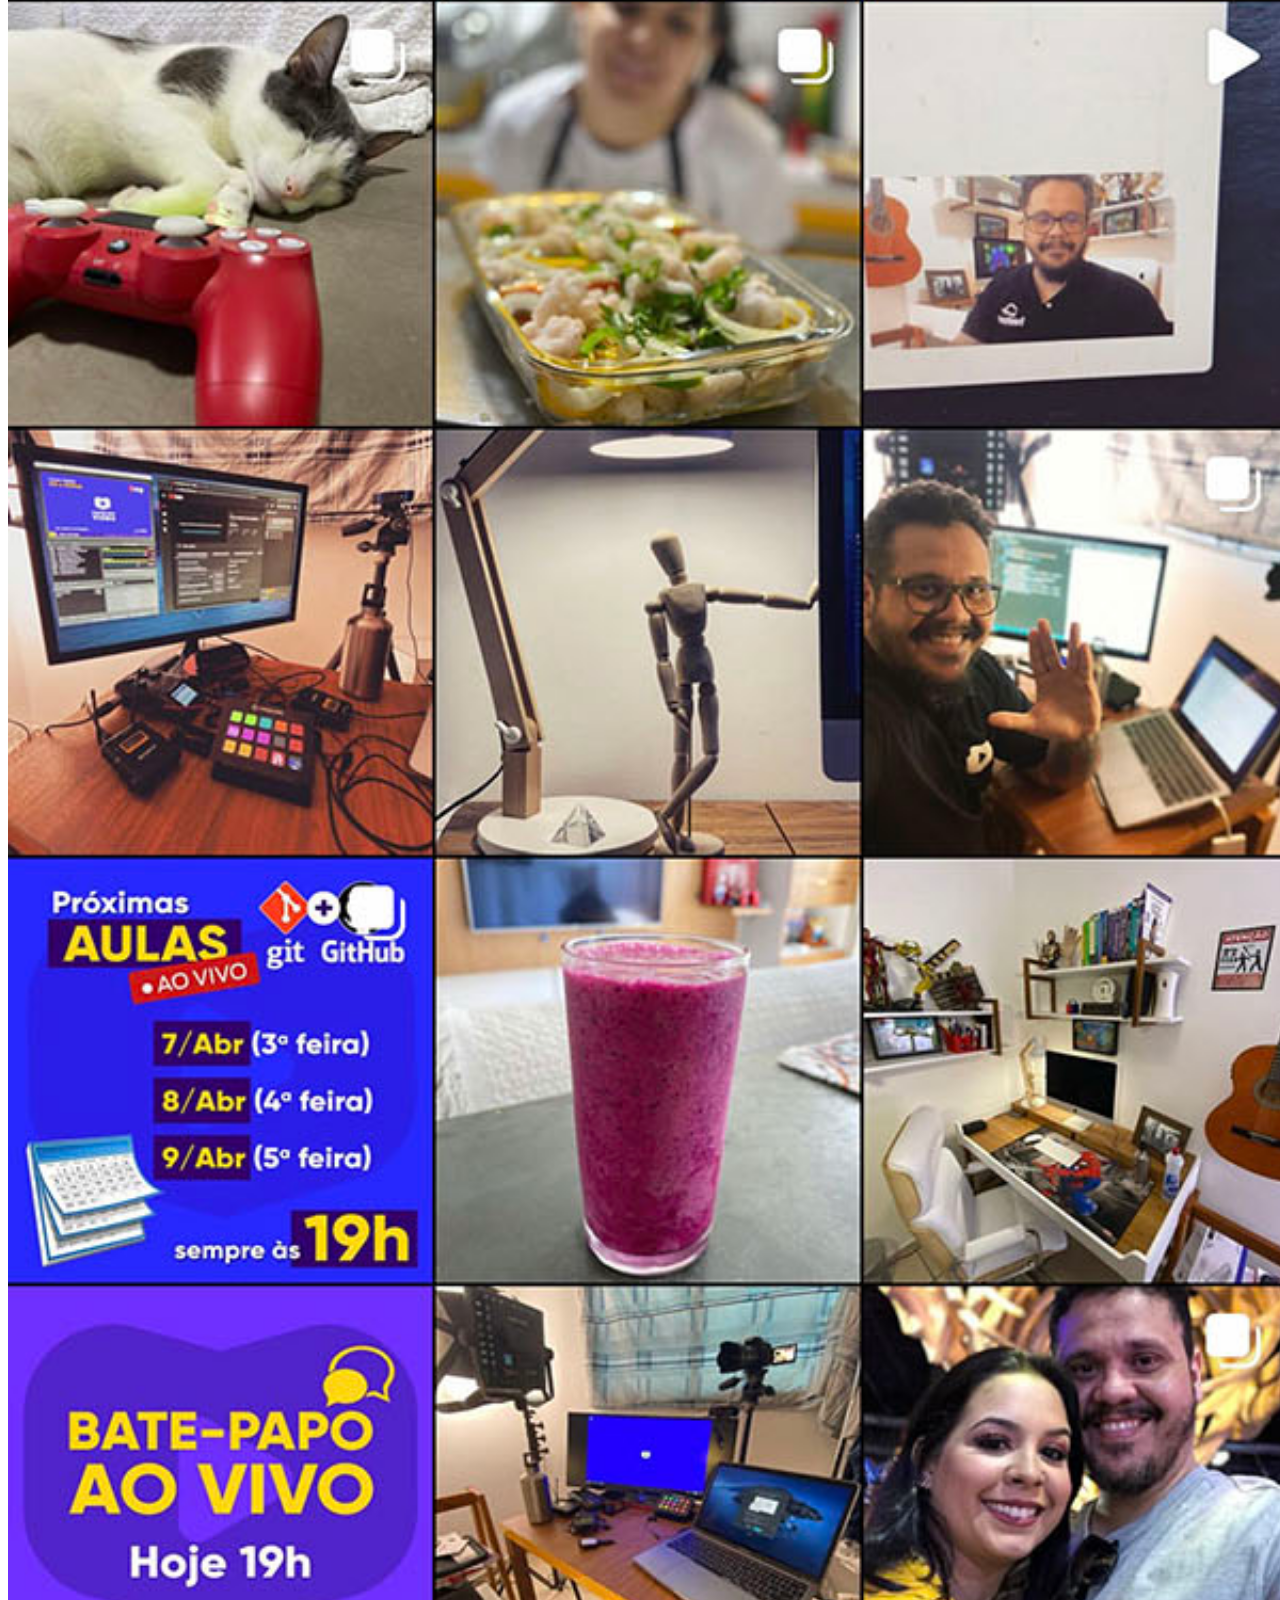
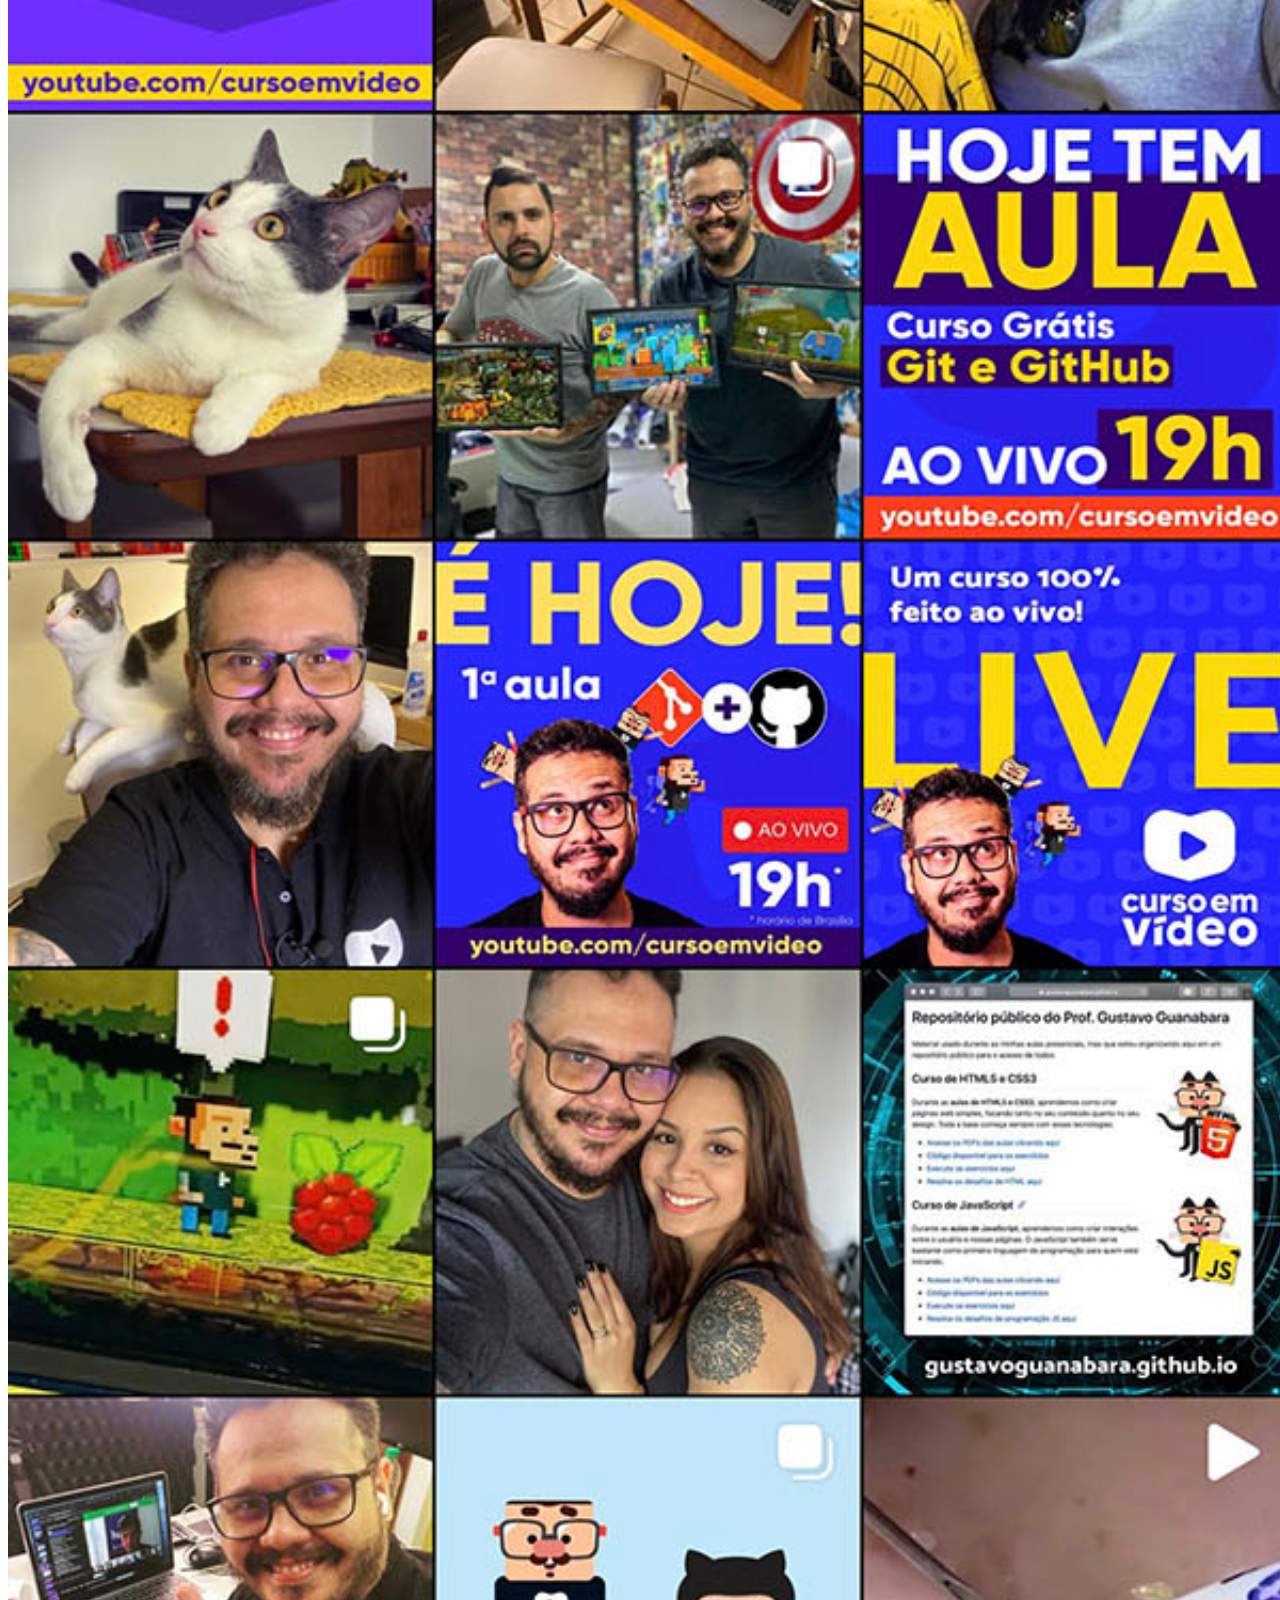
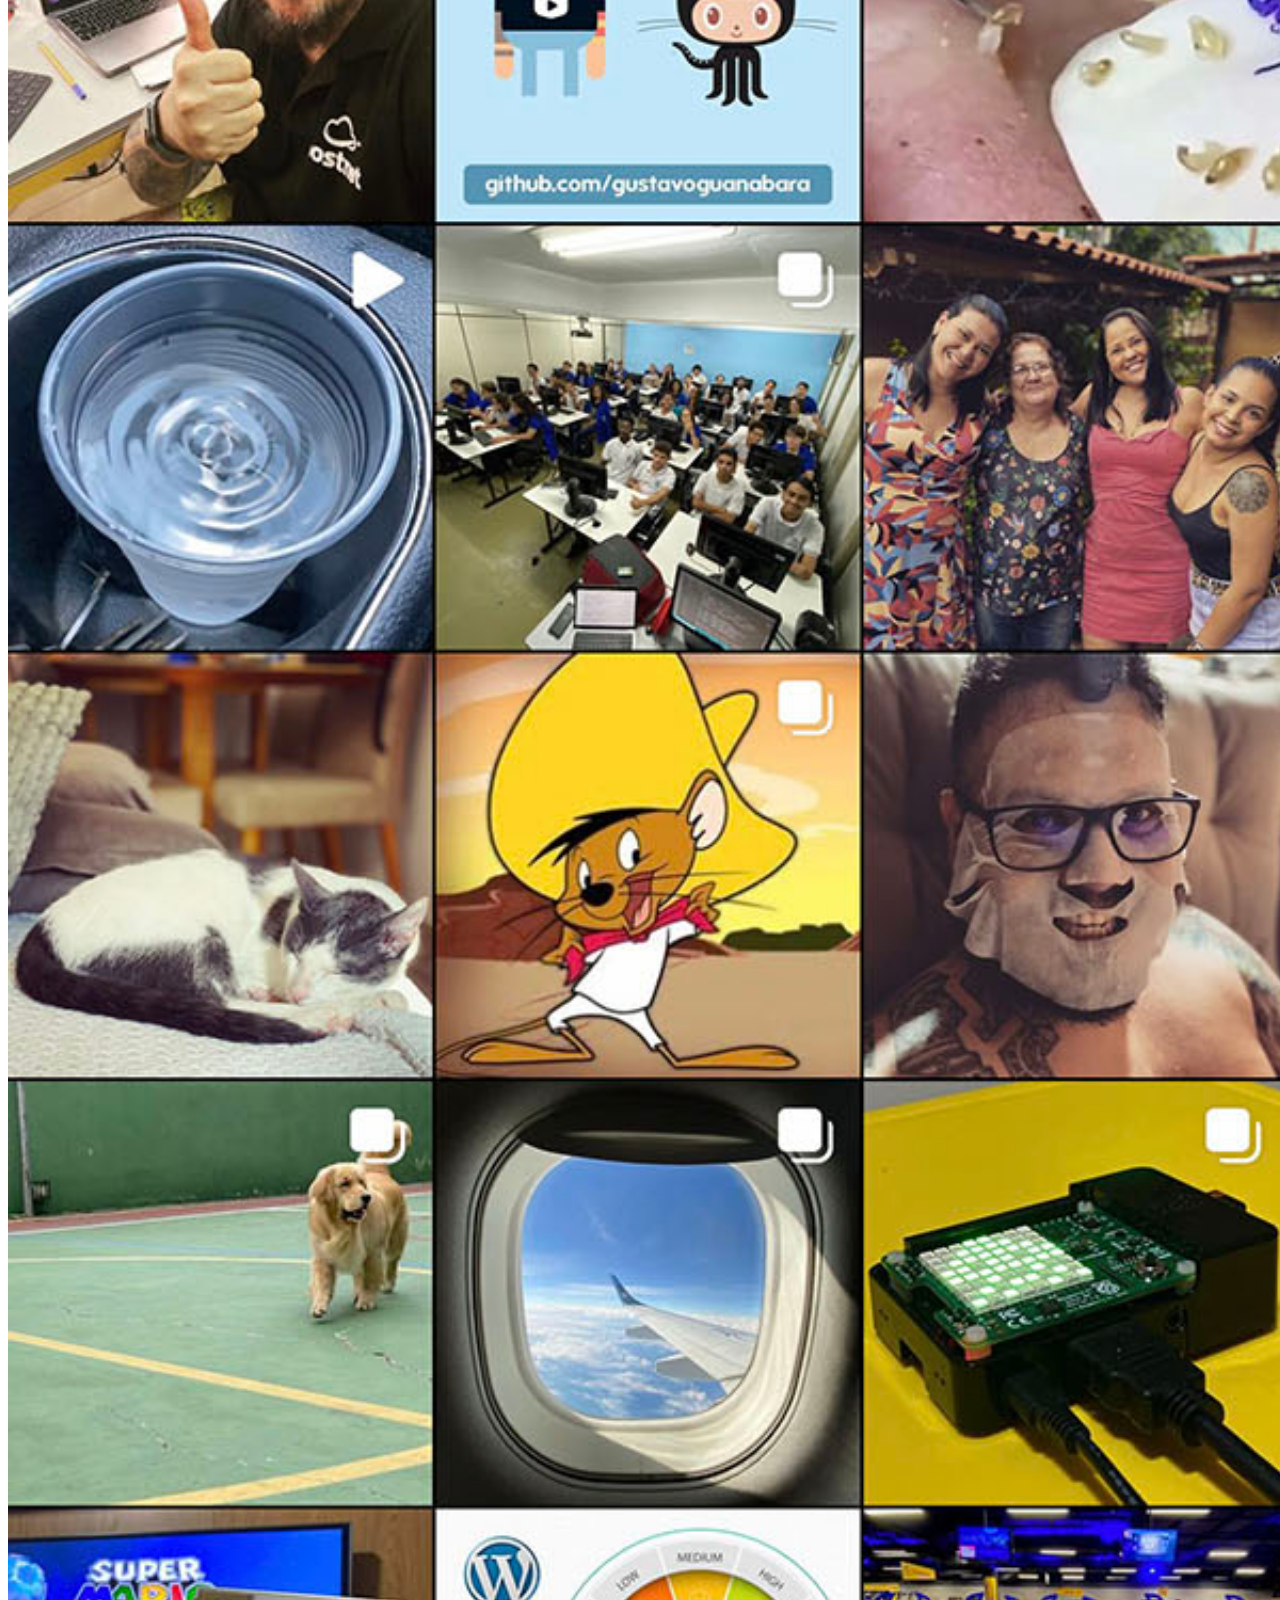
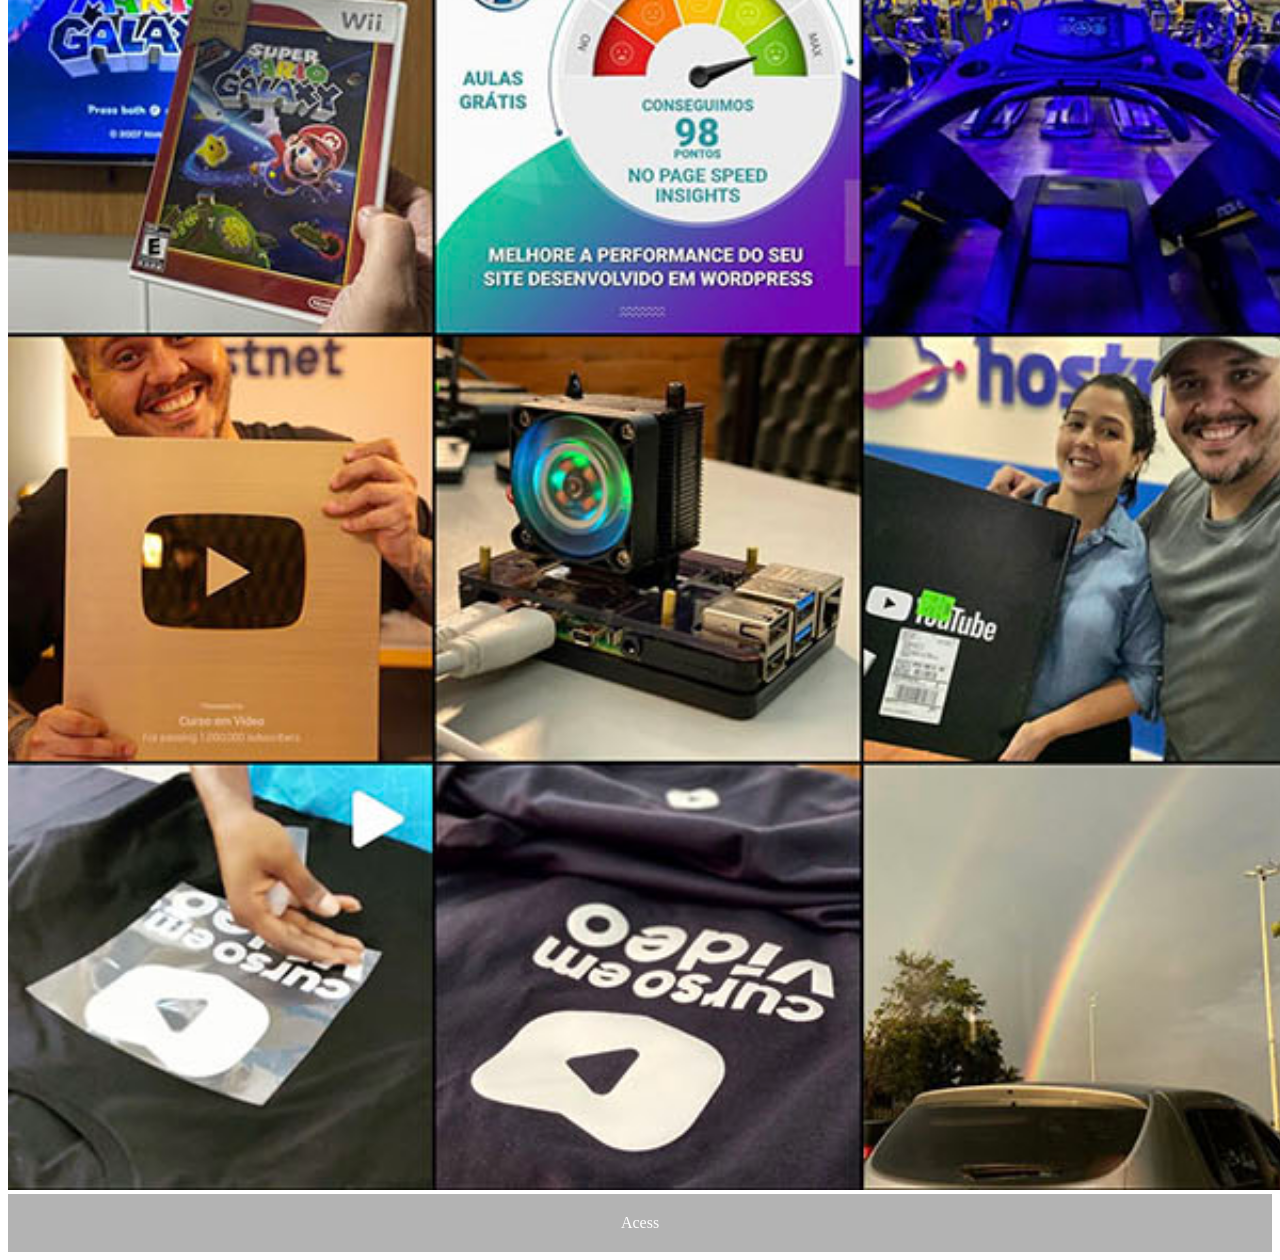
<file: instagram.html>
<!DOCTYPE html>
<html lang="pt-br">
<head>
    <meta charset="UTF-8">
    <meta name="viewport" content="width=device-width, initial-scale=1.0">
    <title>instagram</title>
    <link rel="stylesheet" href="estilos/social.css">
</head>
<body>
    <img src="imagens/tela-instagram.jpg" alt="instagram">
    <a href="https://www.instagram.com/gustavoguanabara/reels/" target="_blank"> Acess</a>
    
</body>
</html>
</file>
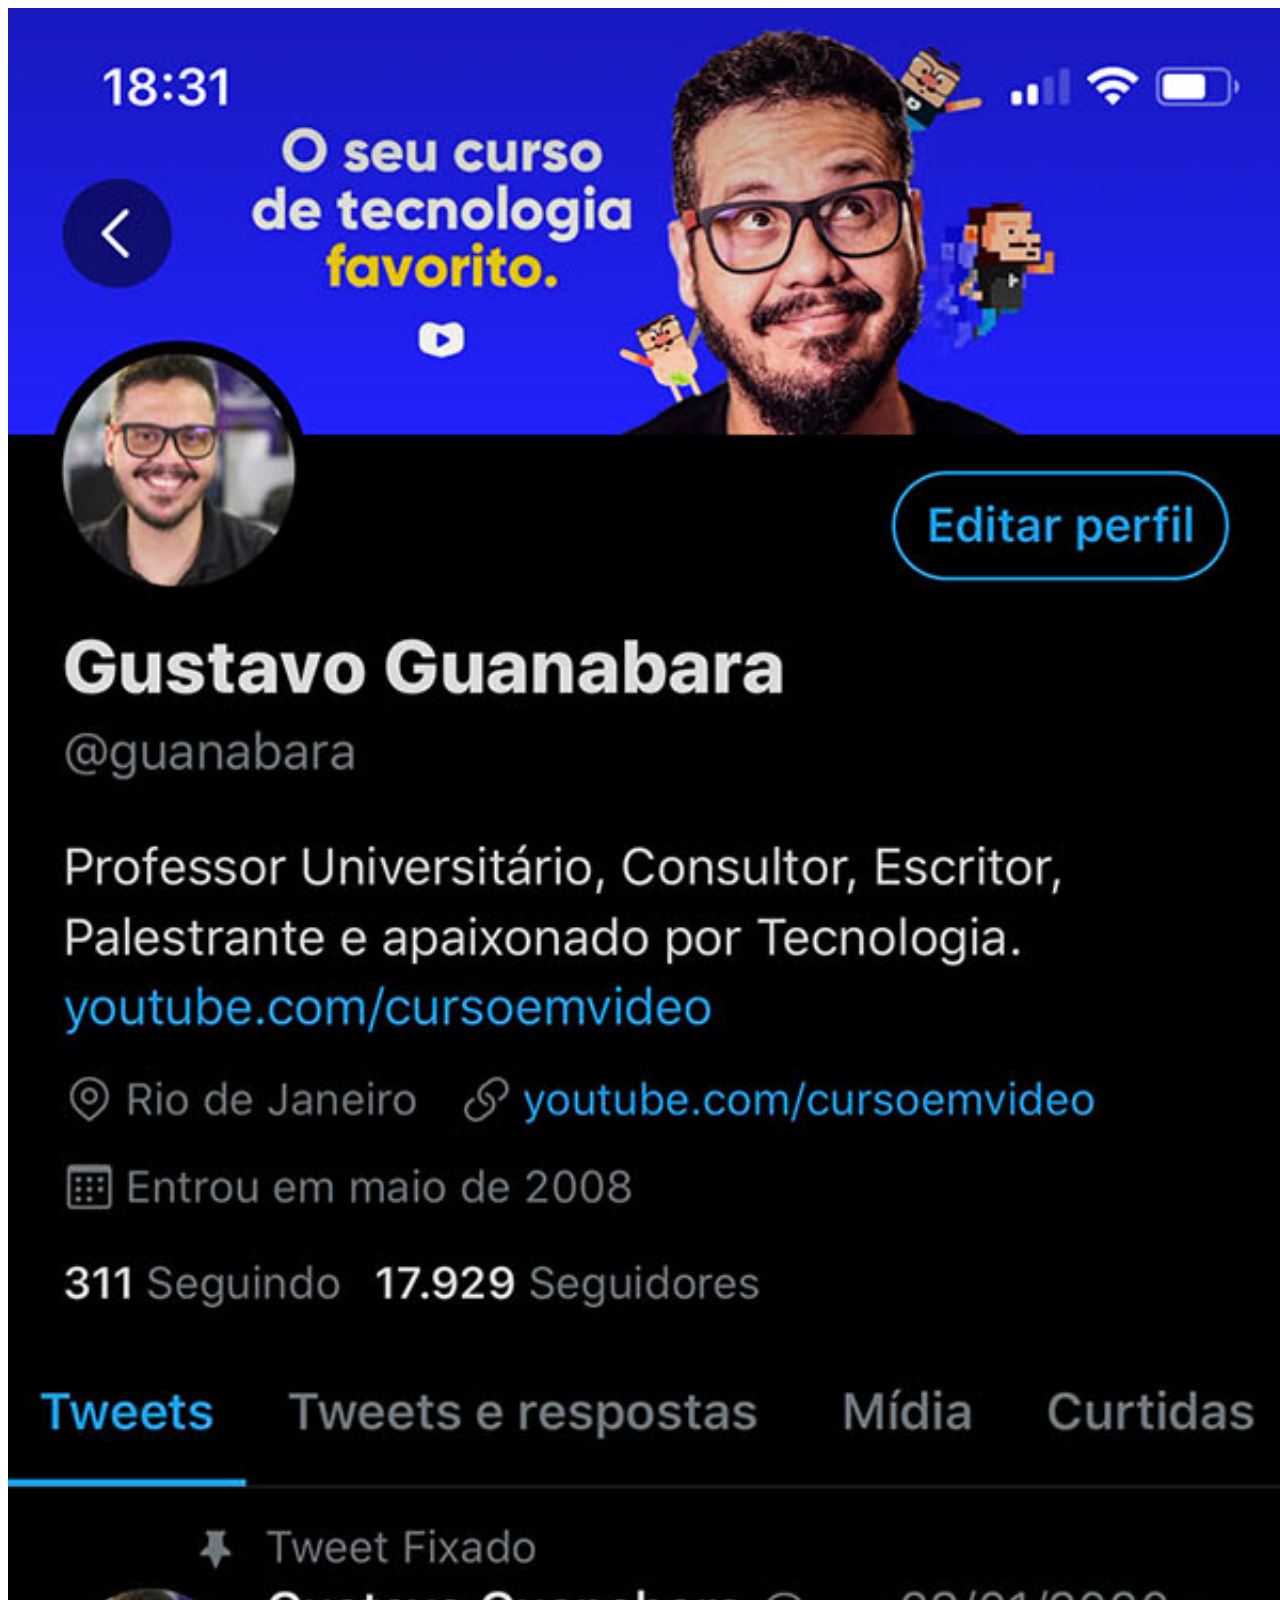
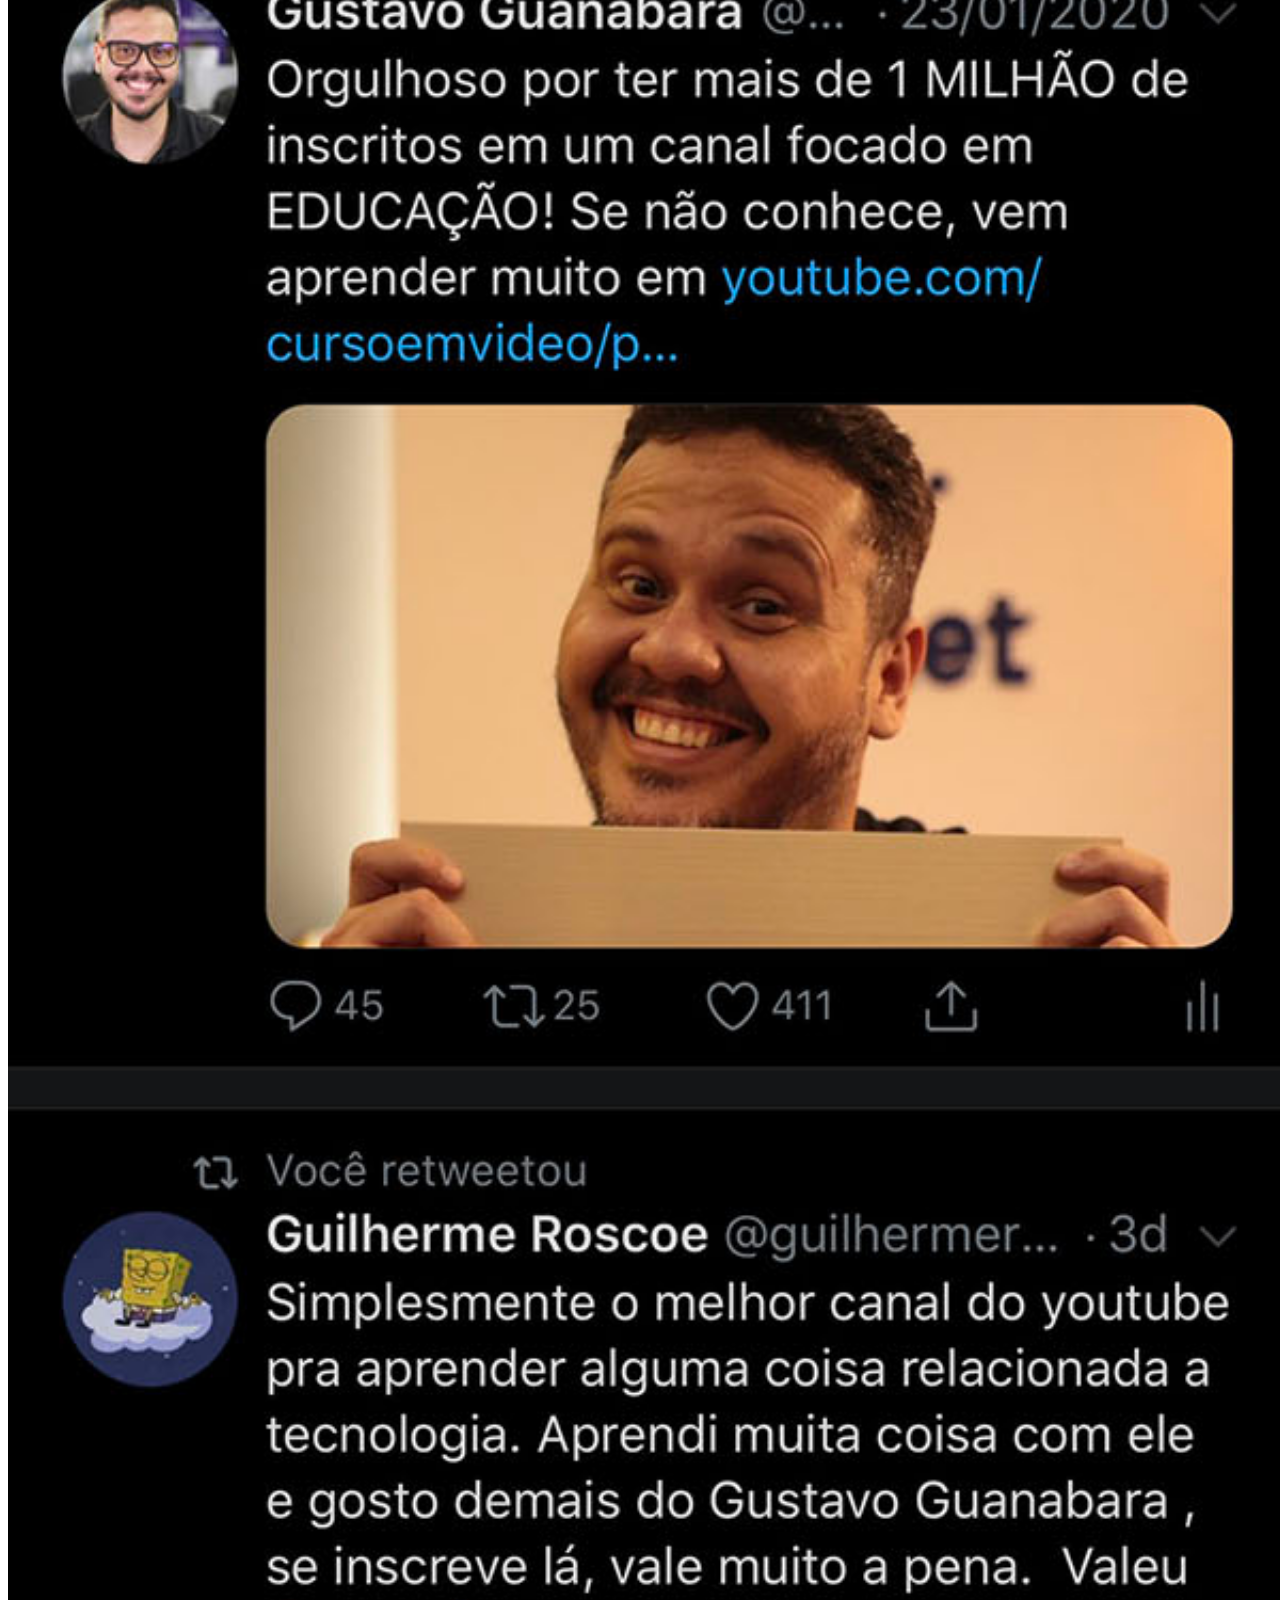
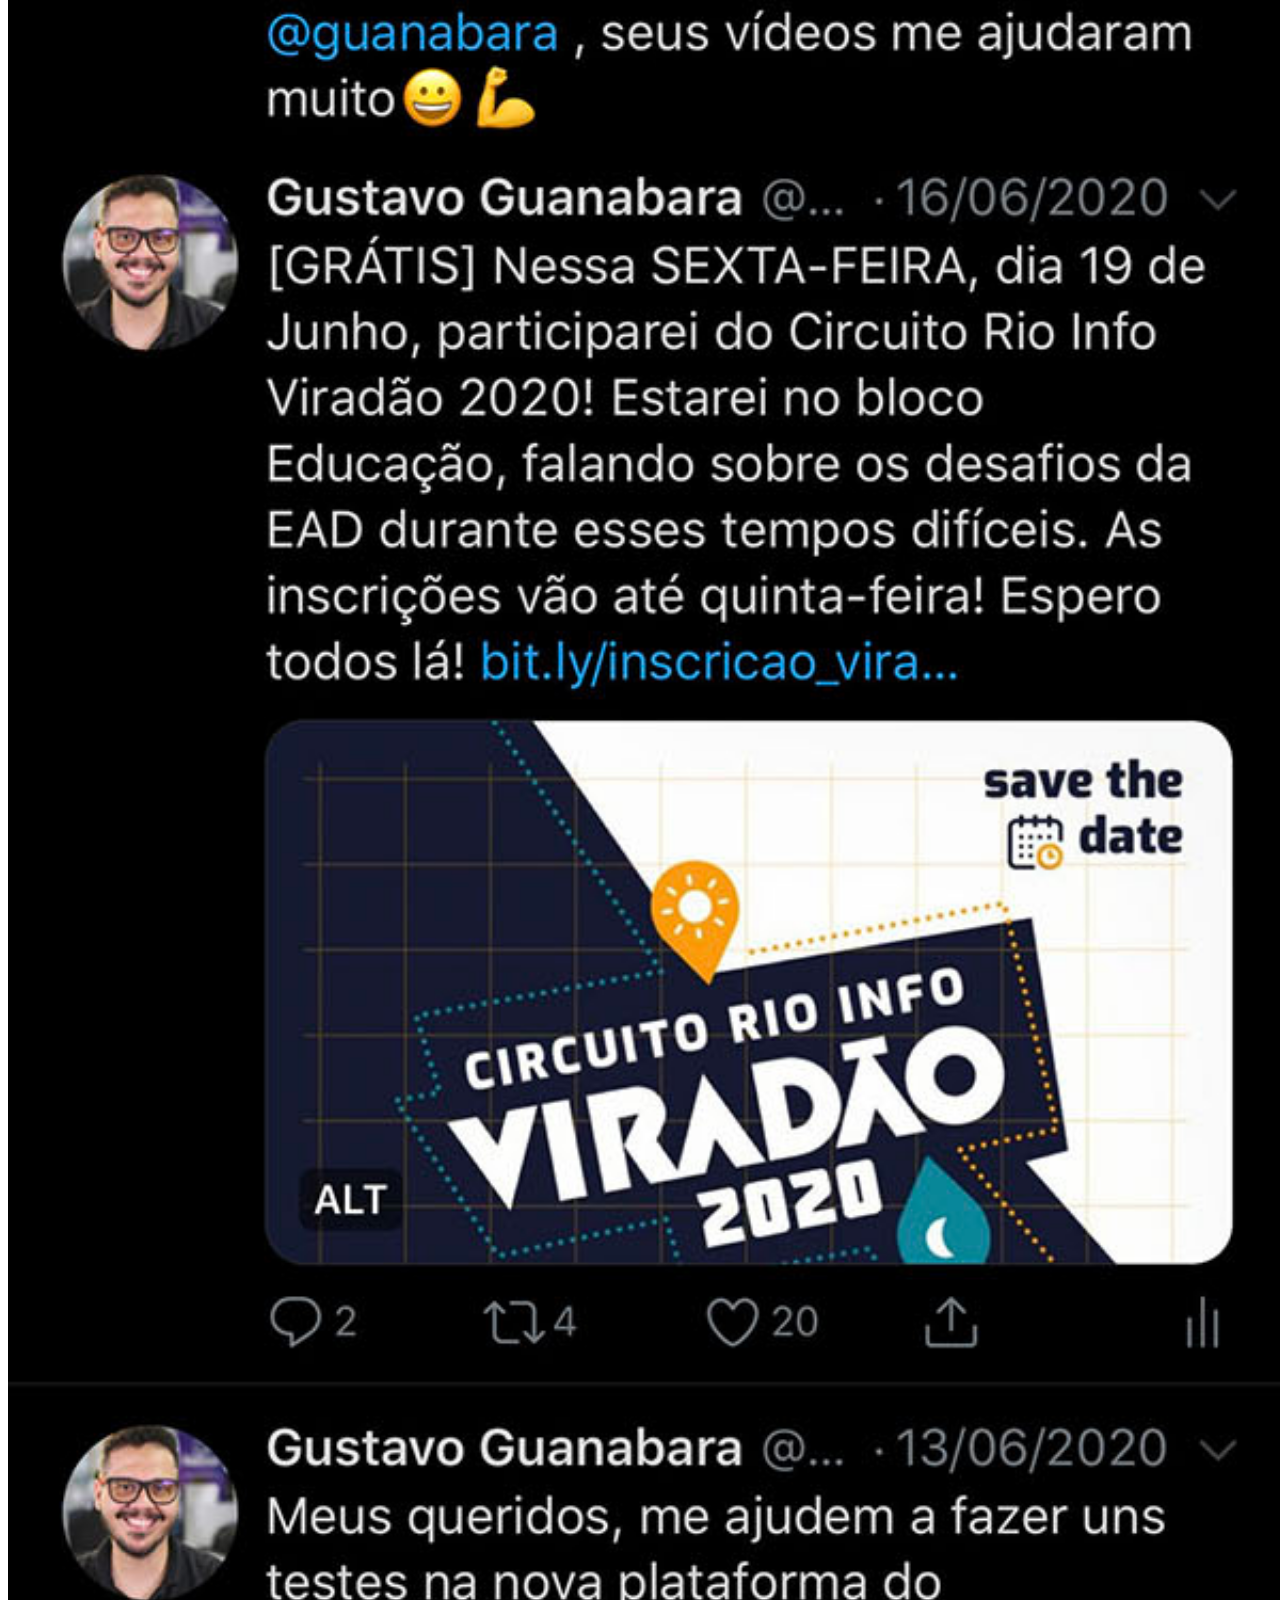
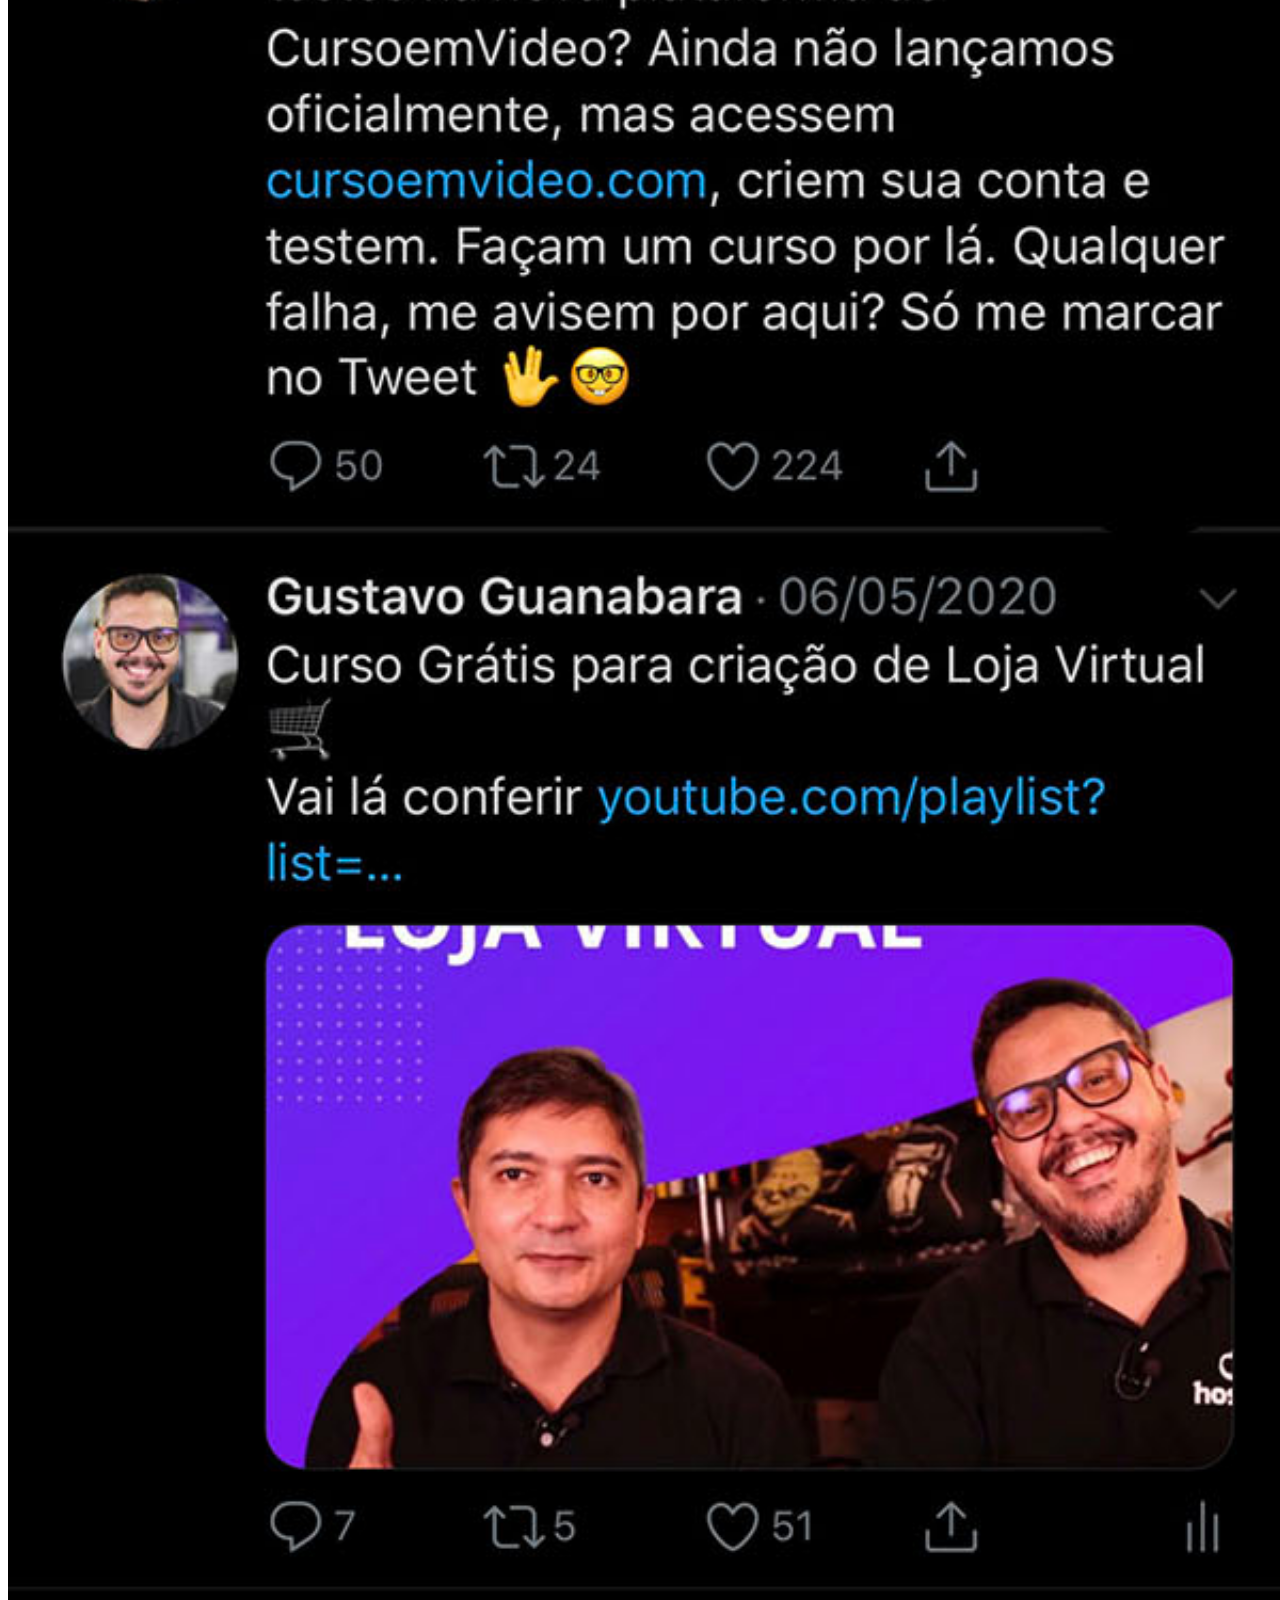
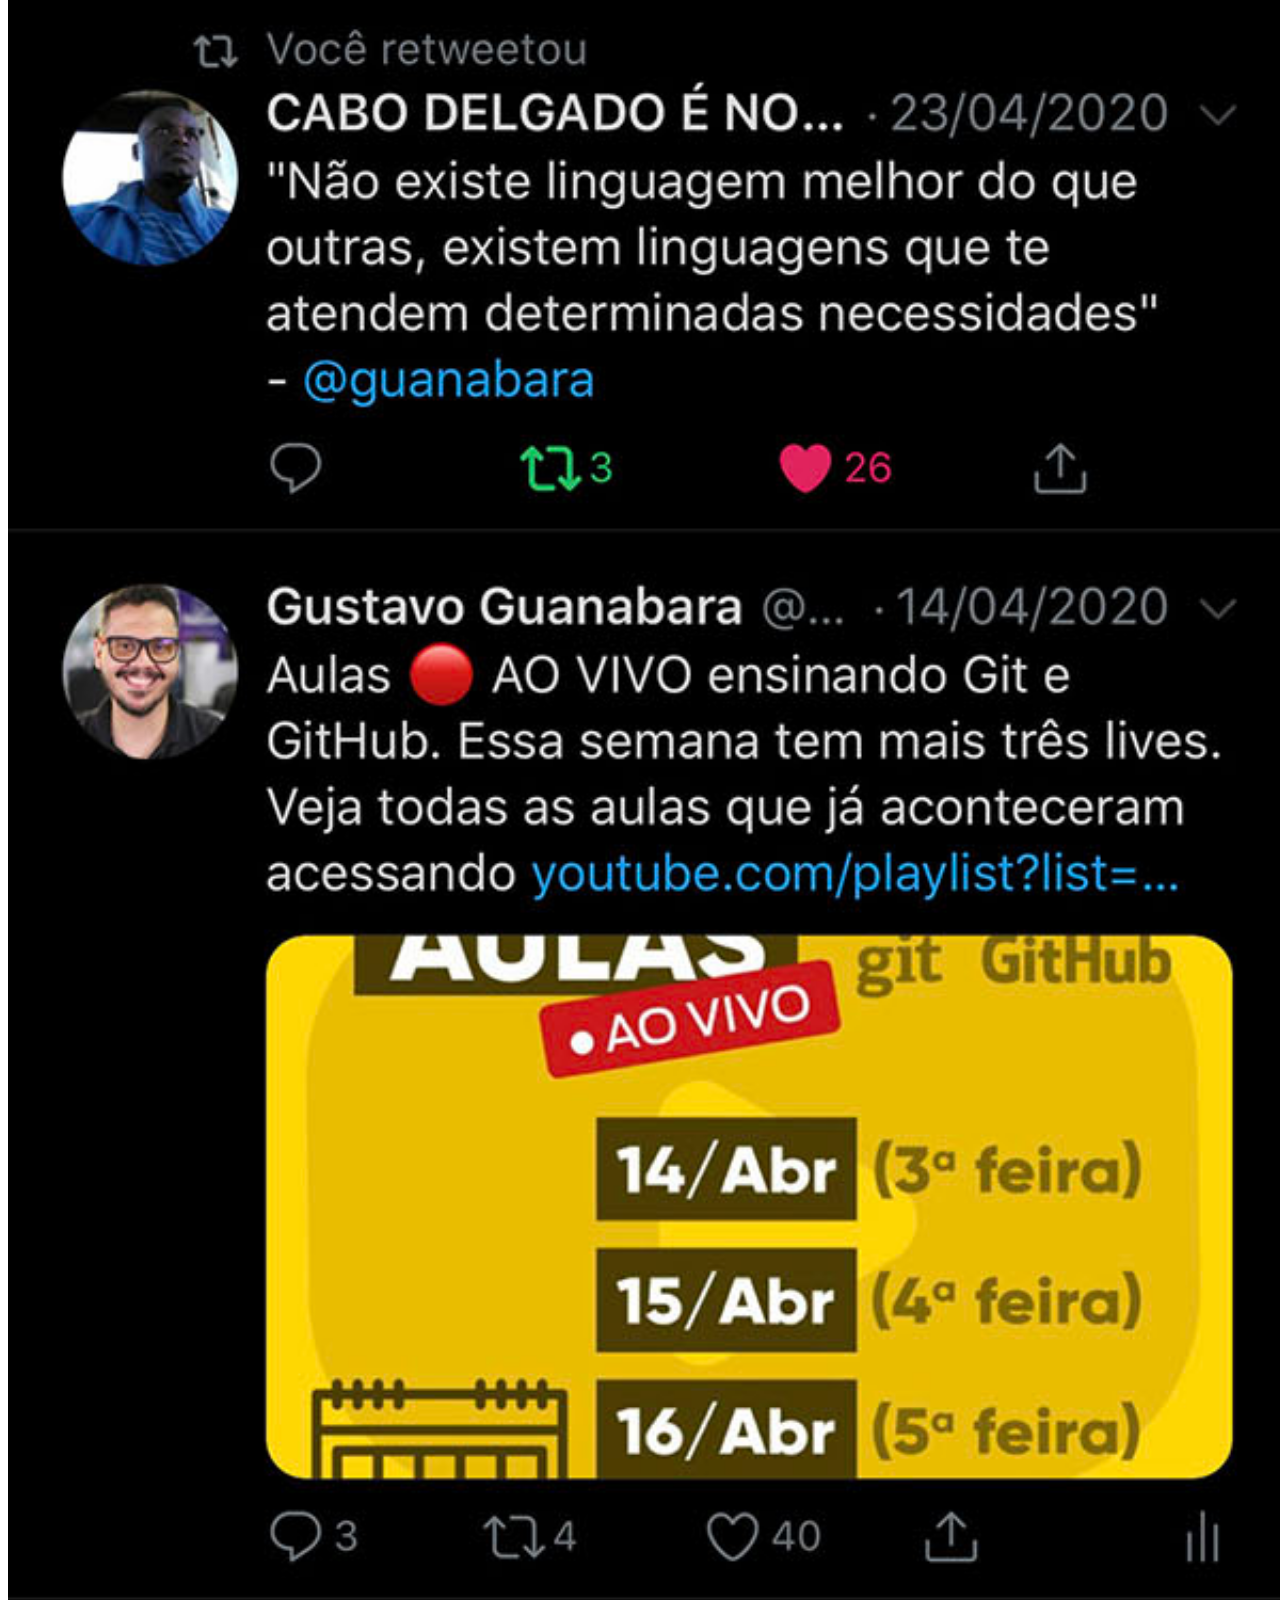
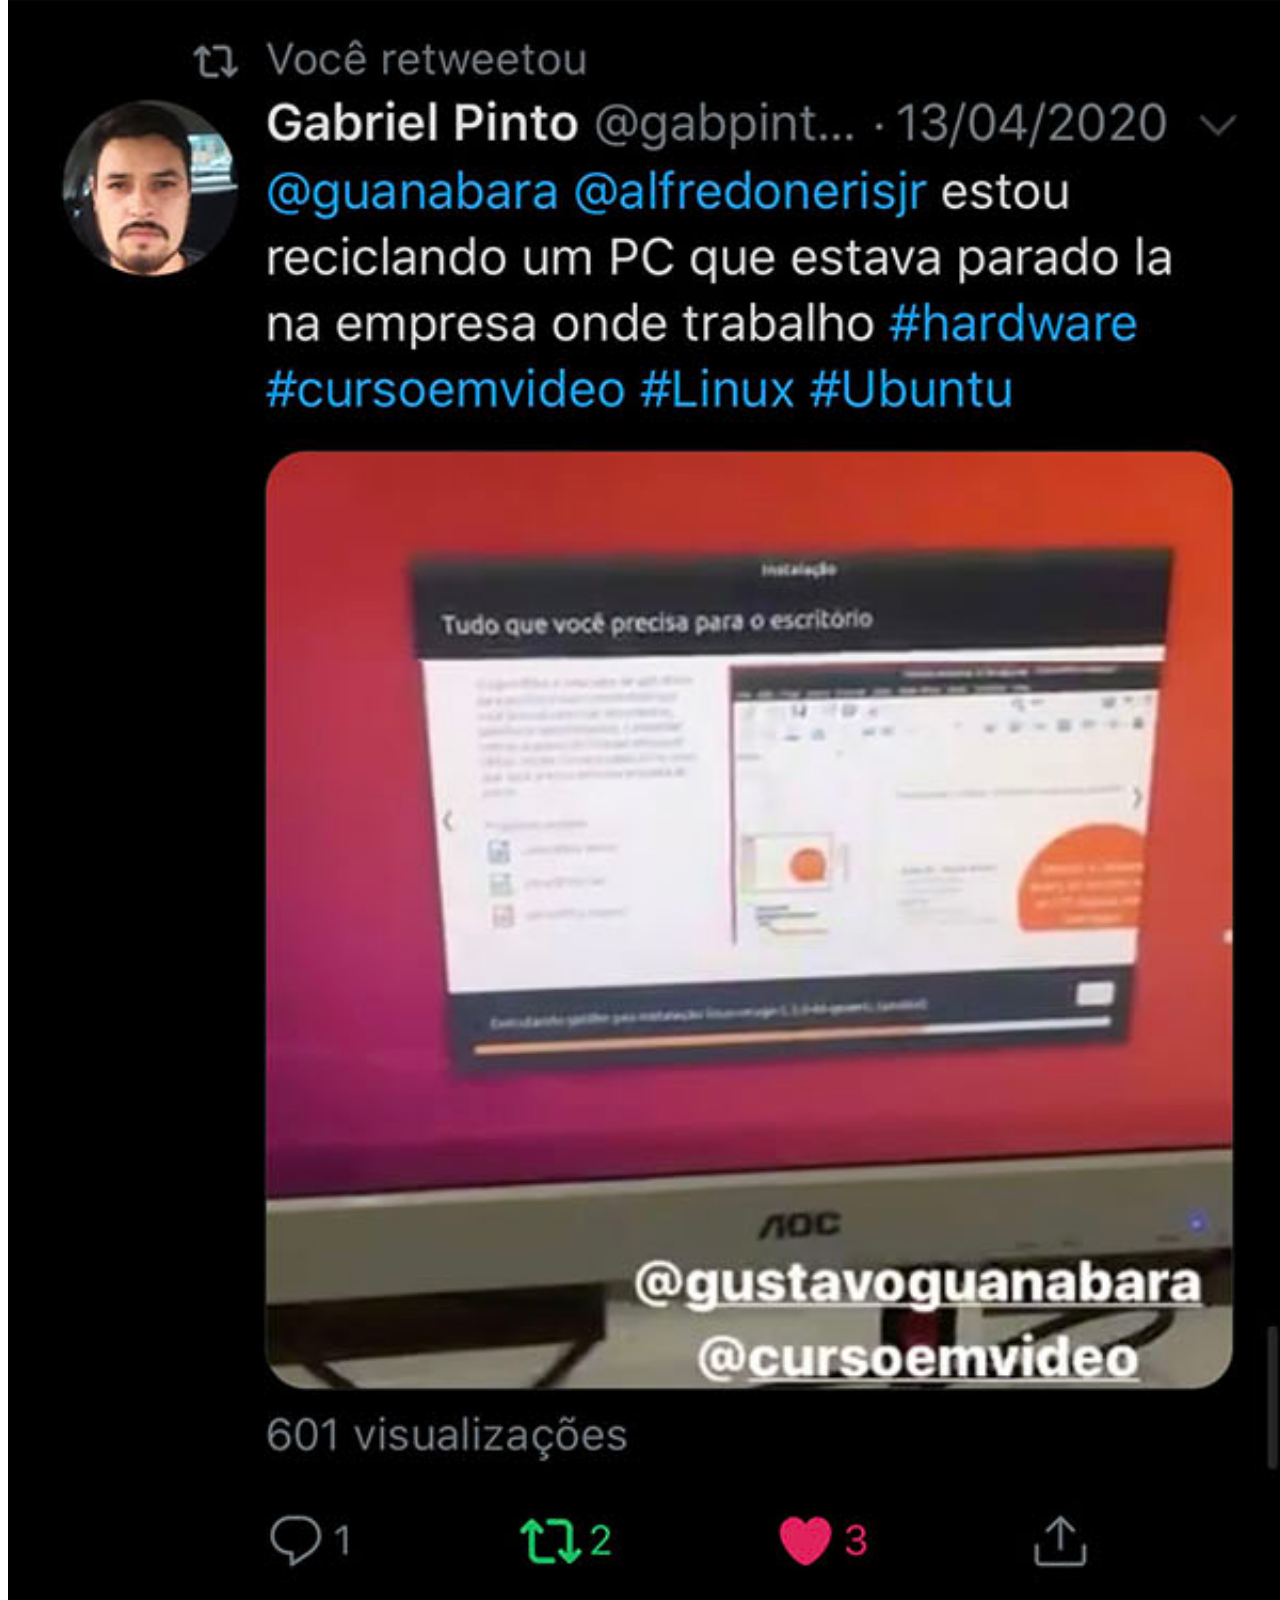
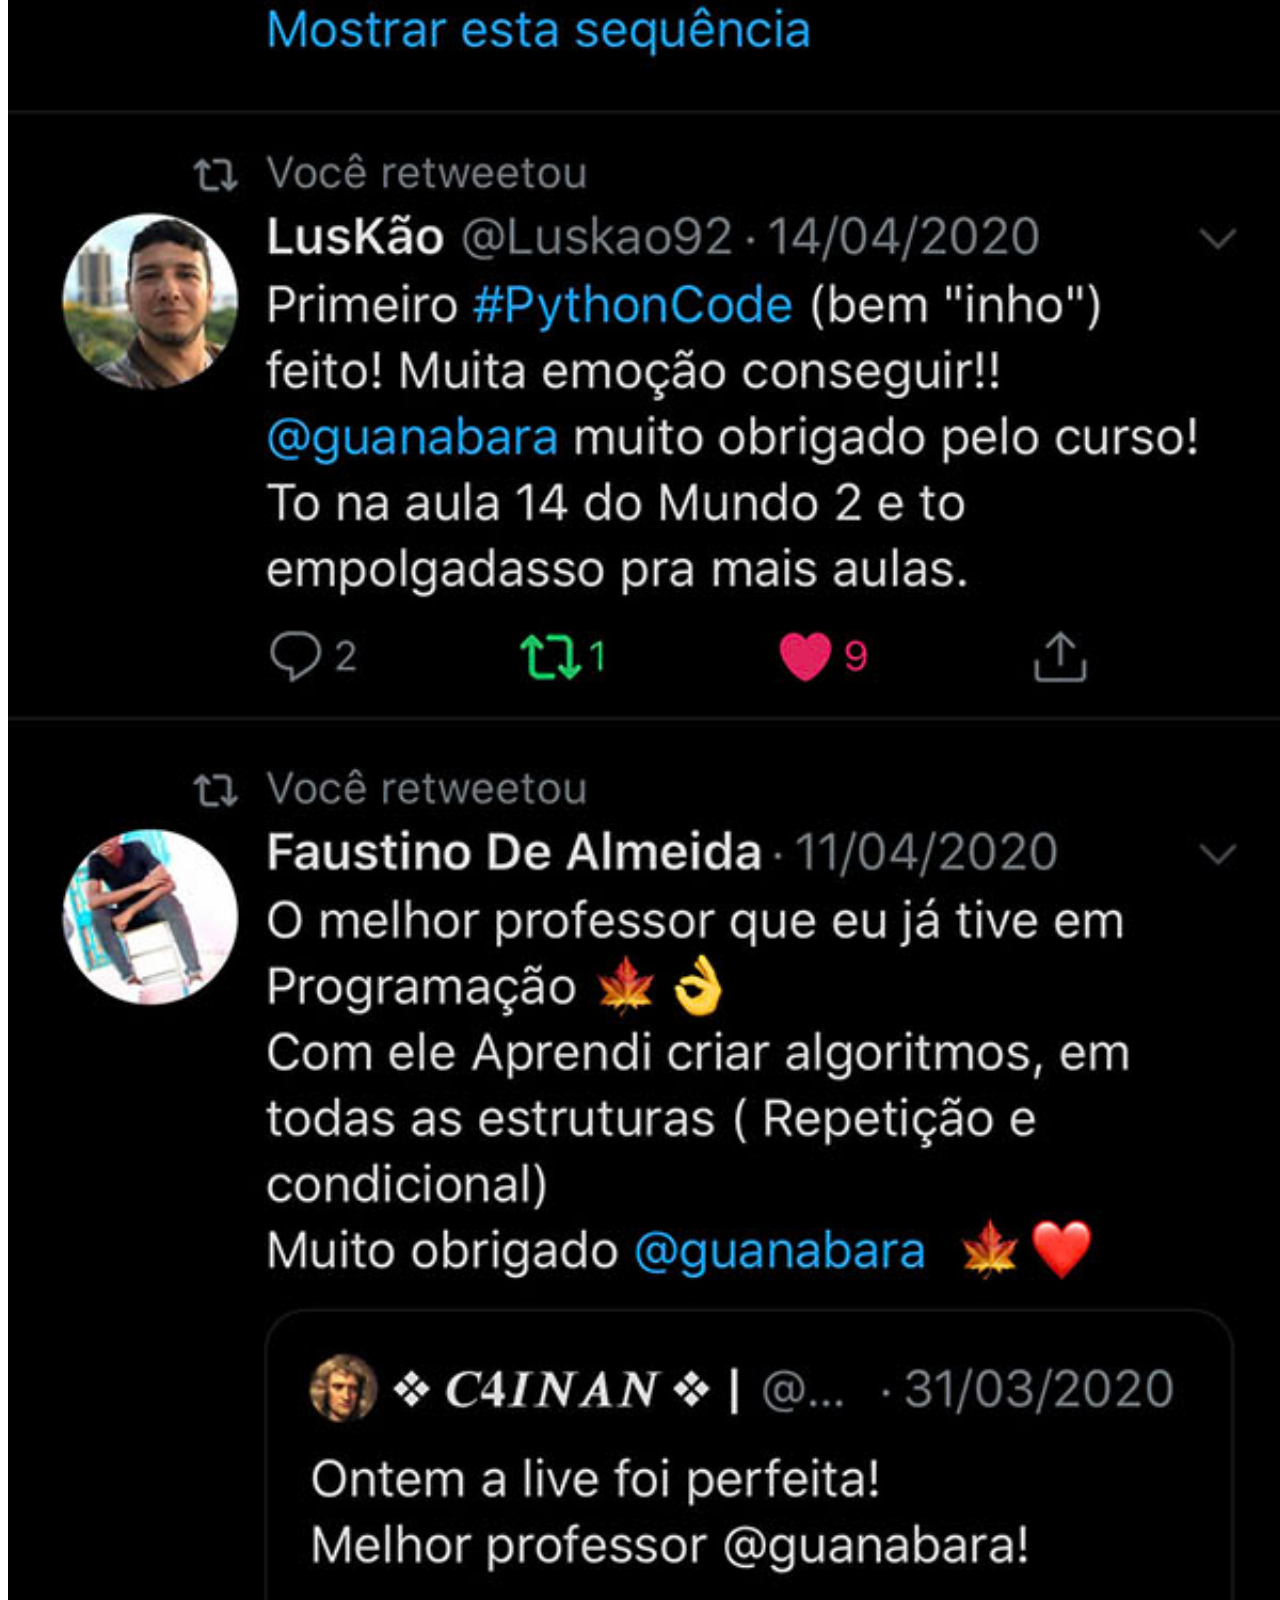
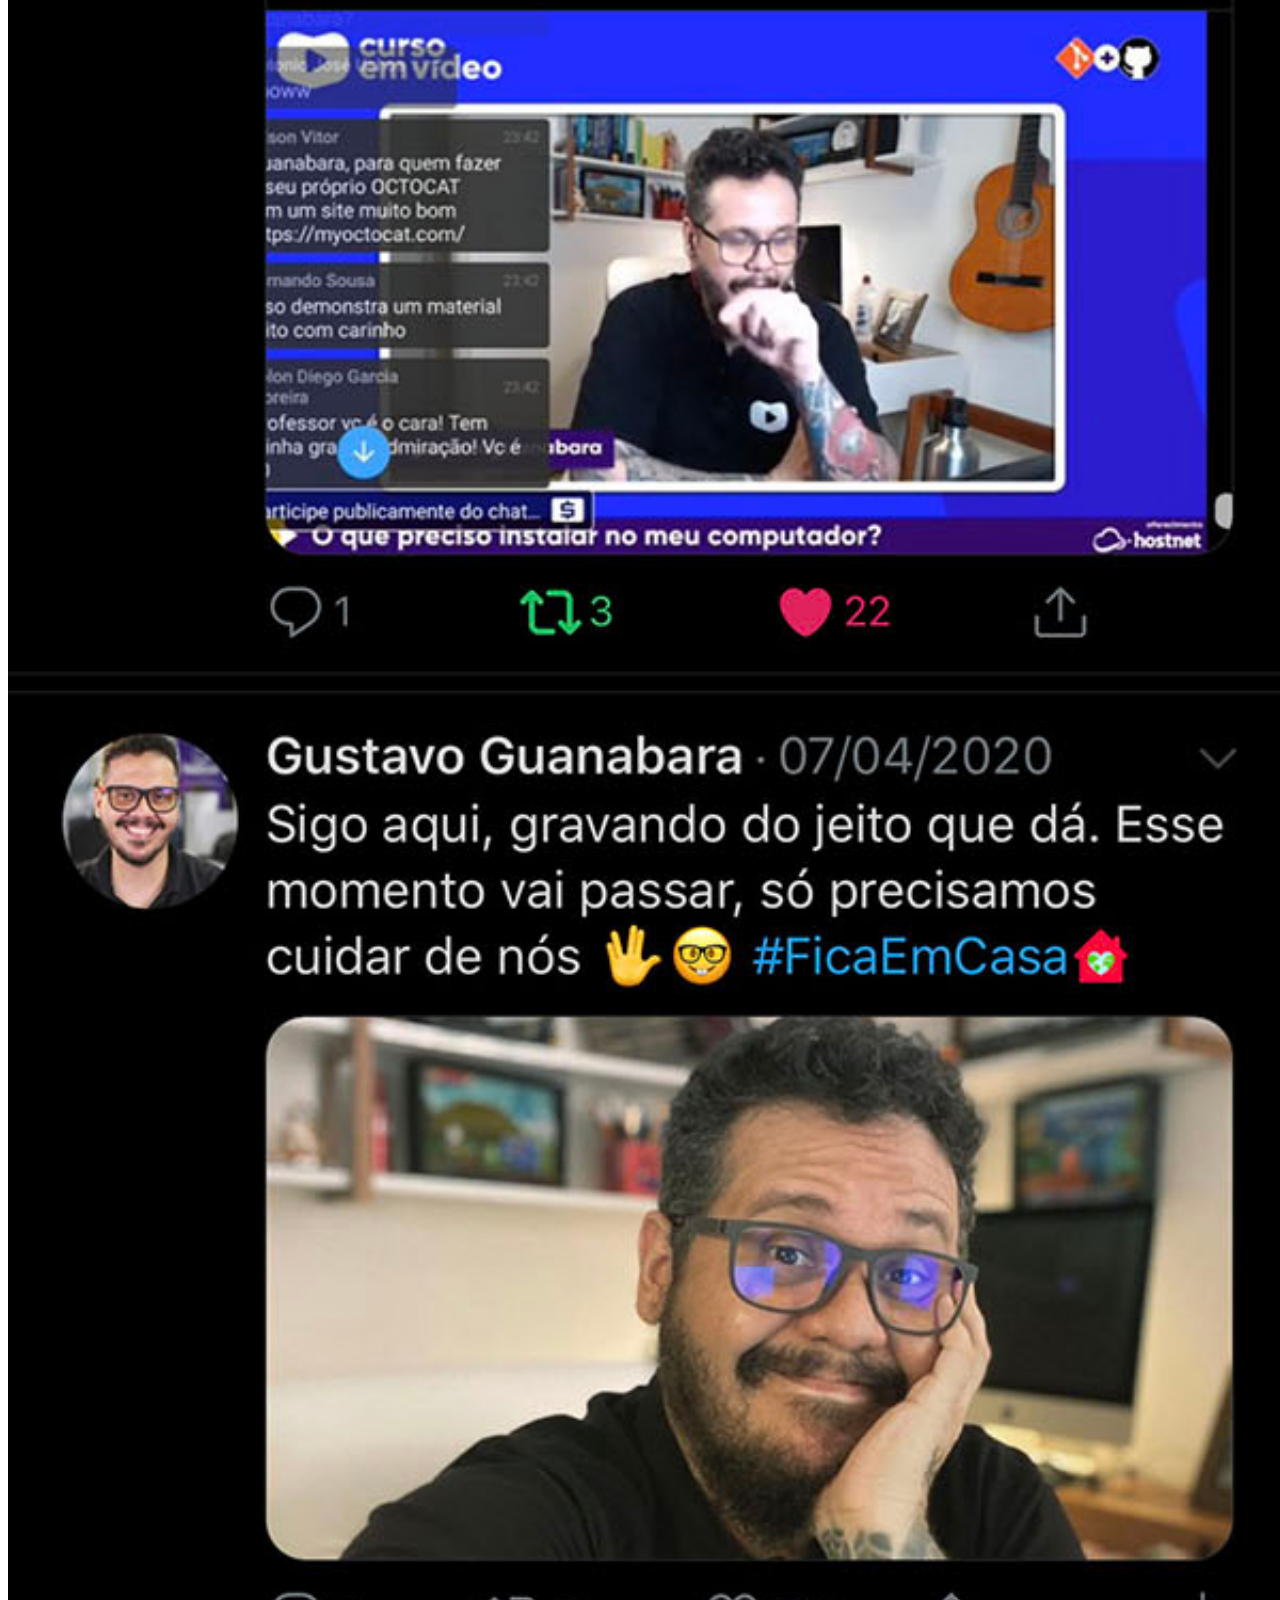
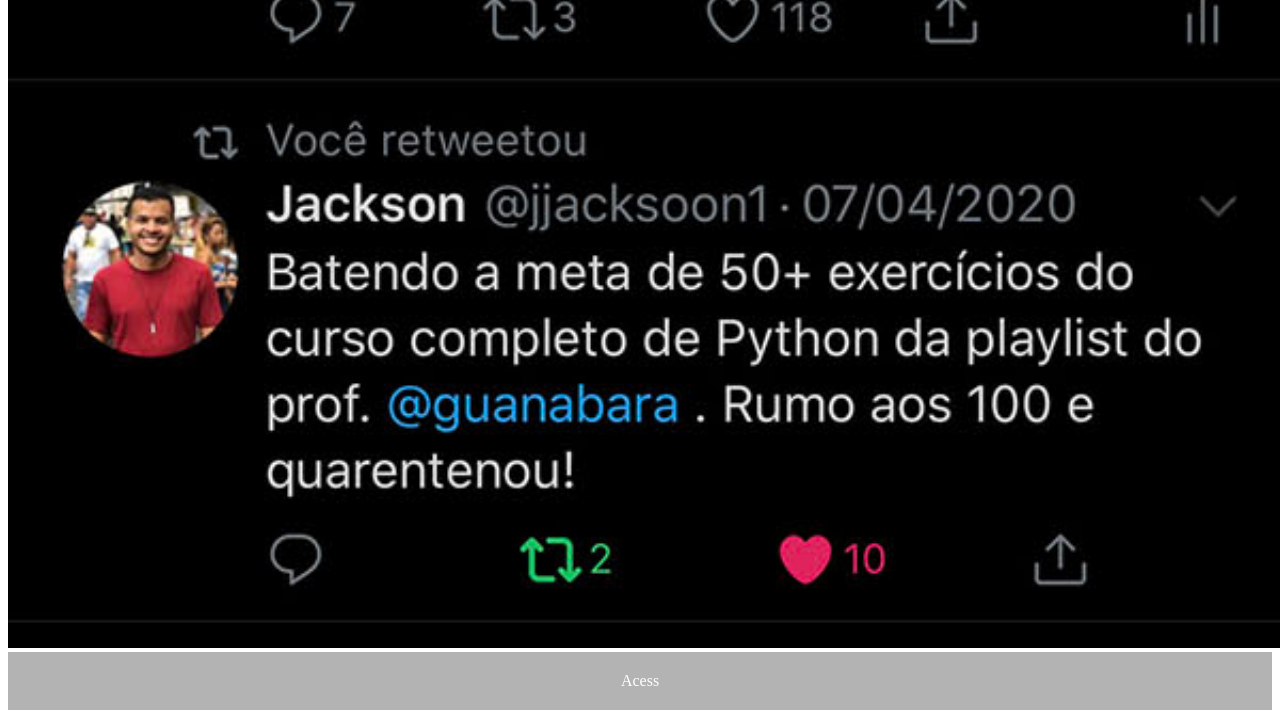
<file: twiter.html>
<!DOCTYPE html>
<html lang="pt-br">
<head>
    <meta charset="UTF-8">
    <meta name="viewport" content="width=device-width, initial-scale=1.0">
    <title>twitter</title>
    <link rel="stylesheet" href="estilos/social.css">
</head>
<body>
    <img src="imagens/tela-twitter.jpg" alt="twitter">
    <a href="https://x.com/guanabara" target="_blank"> Acess</a>
    
    
</body>
</html>
</file>
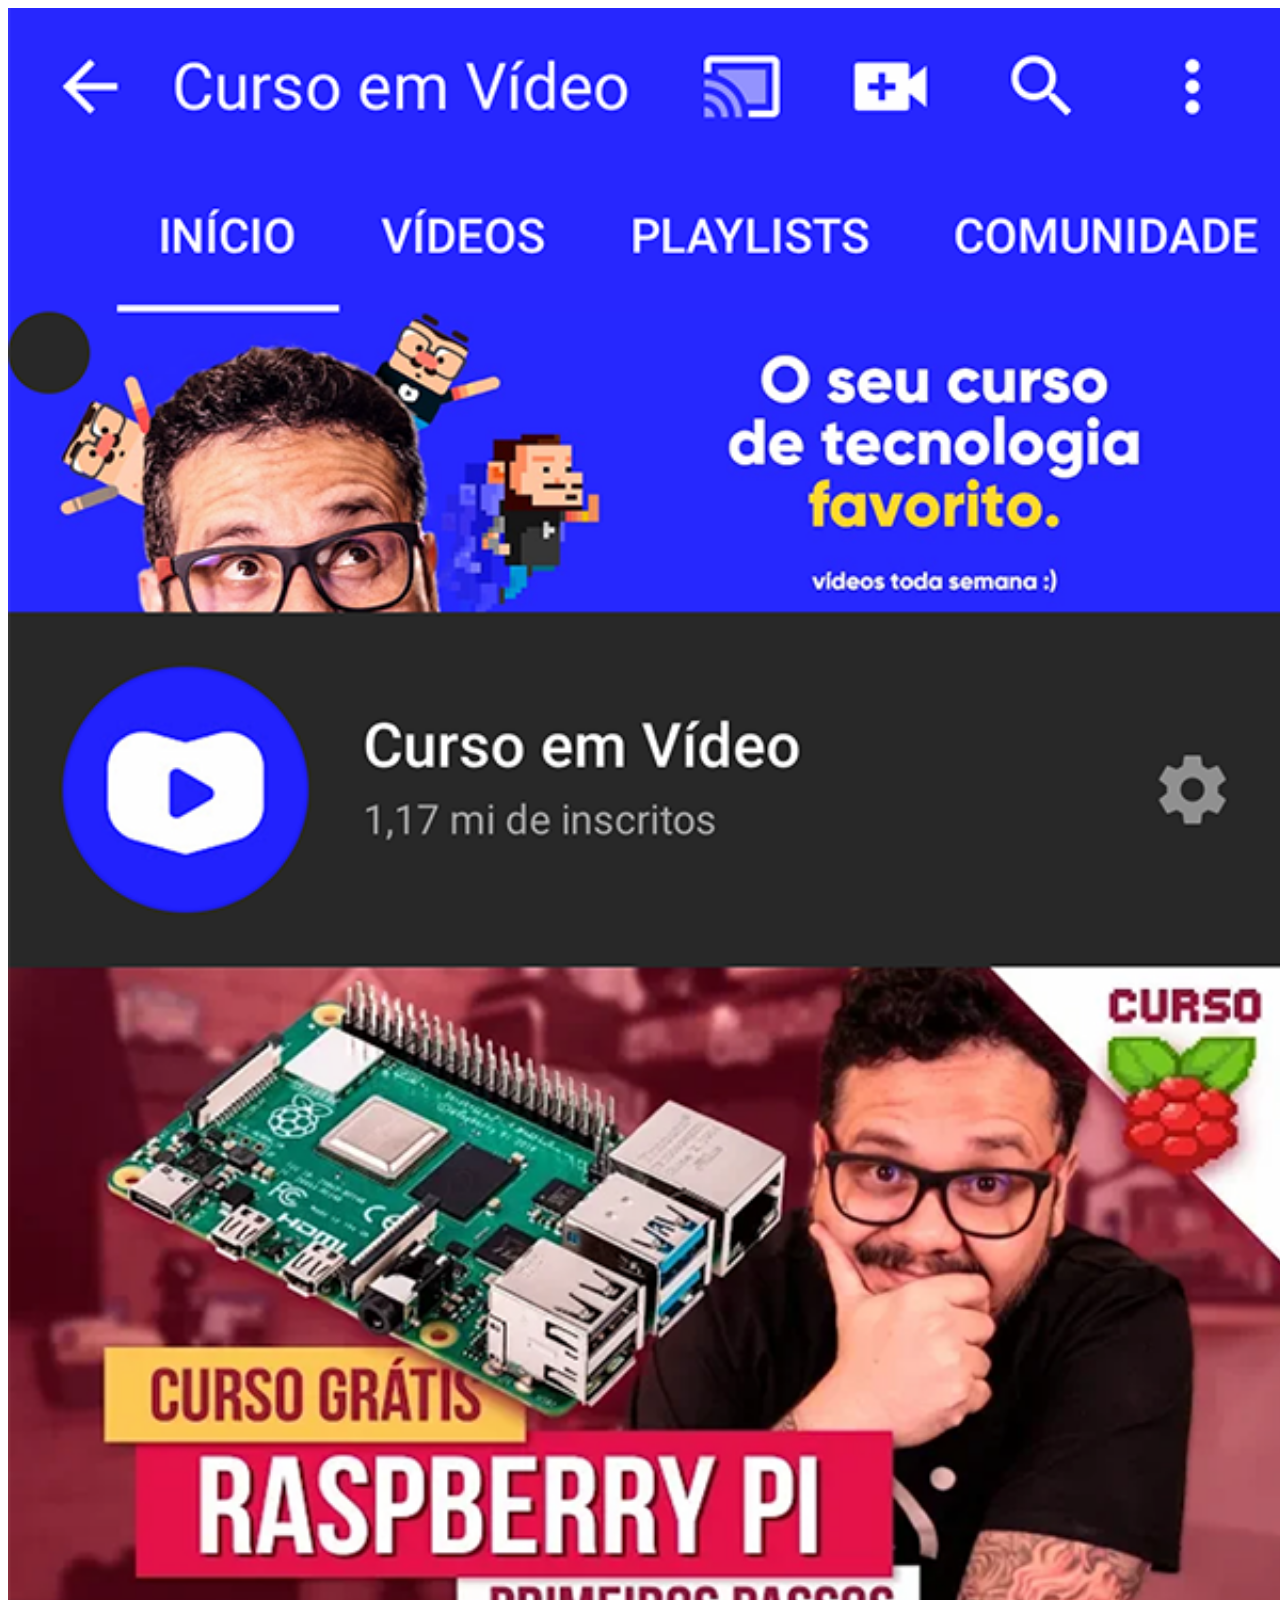
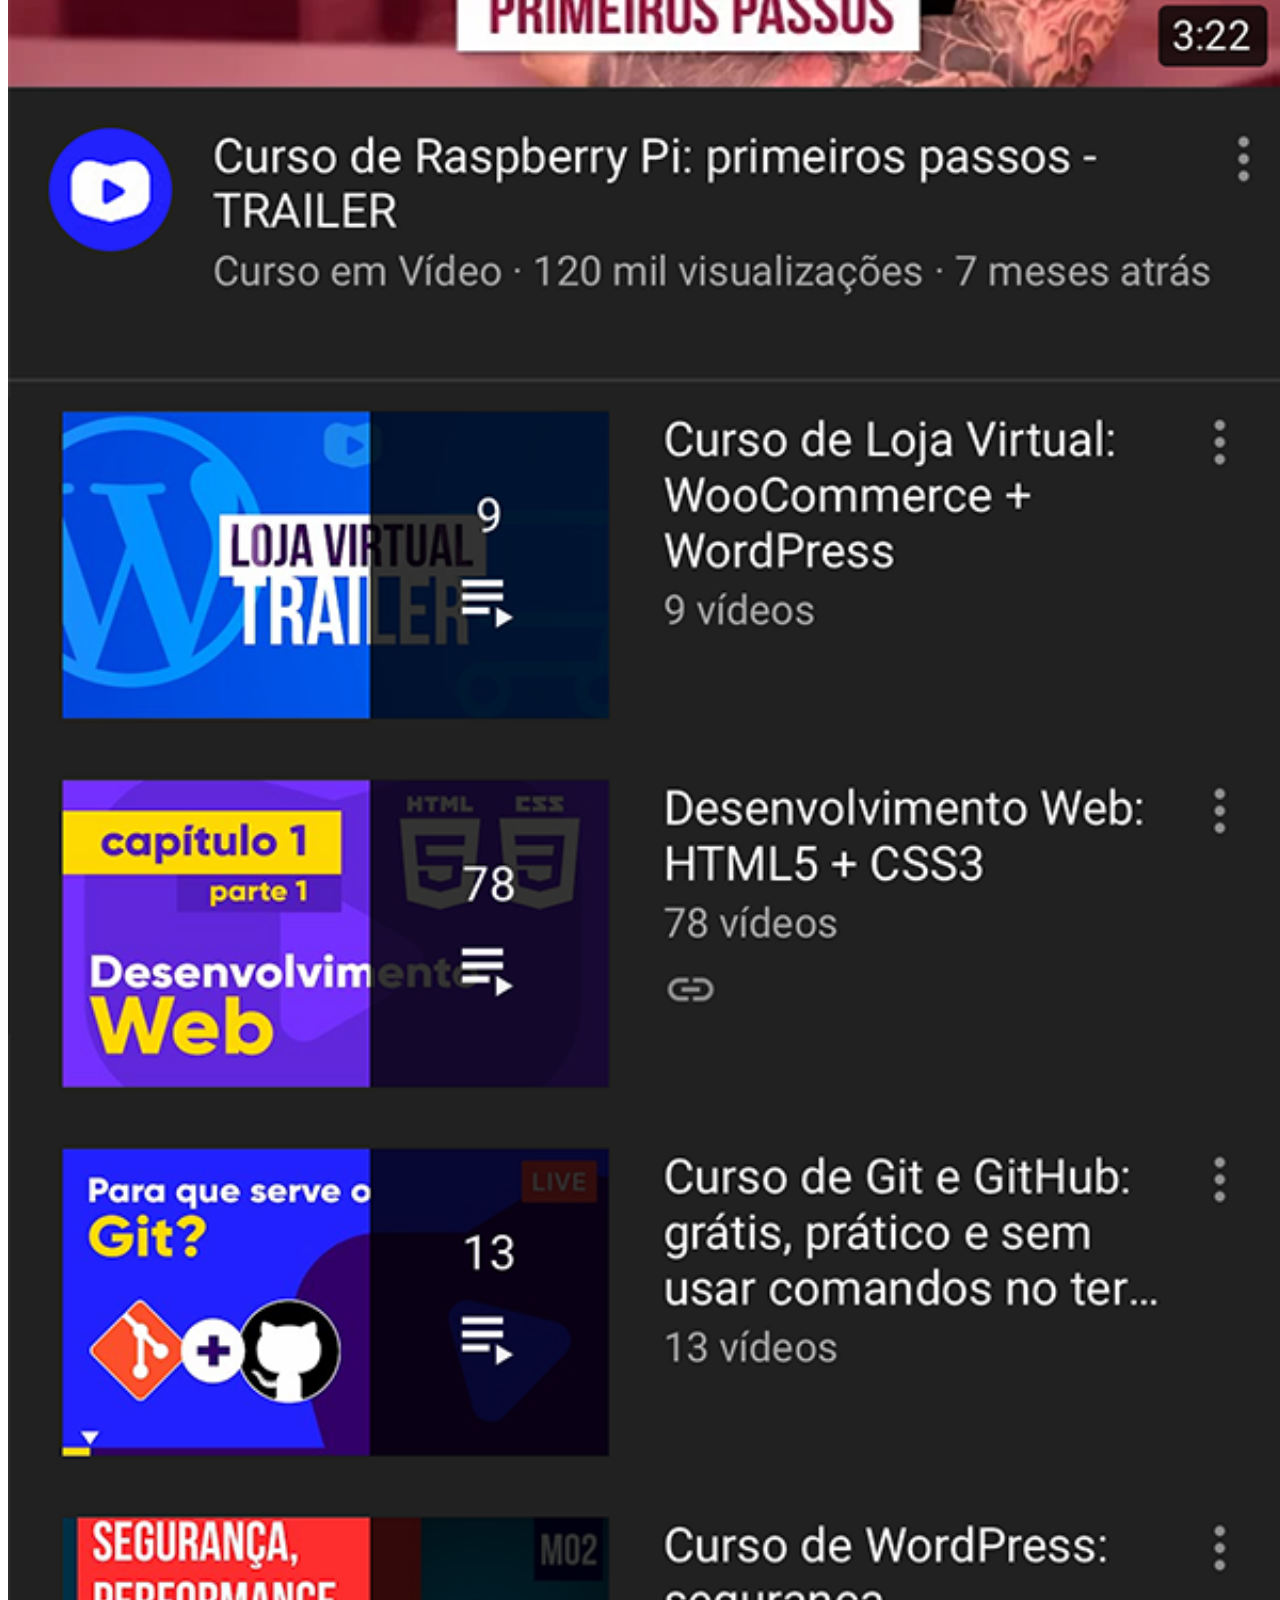
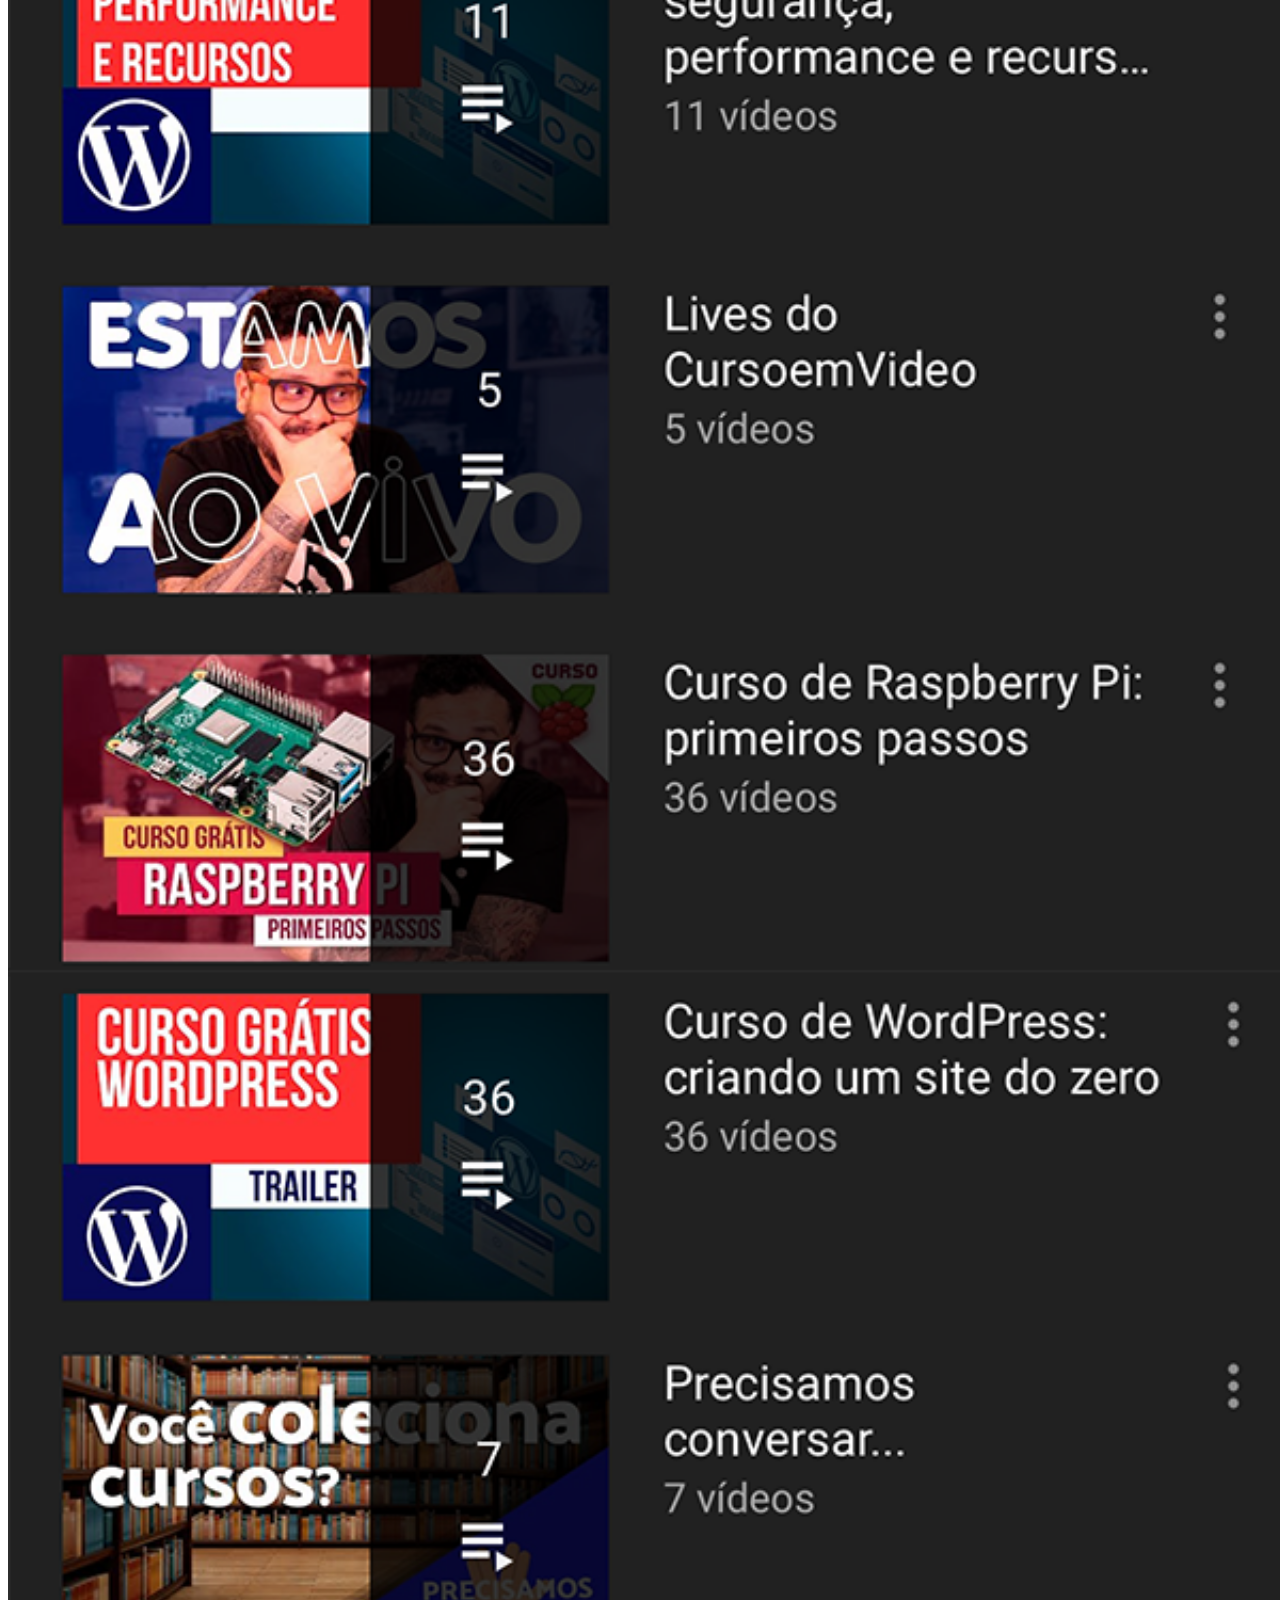
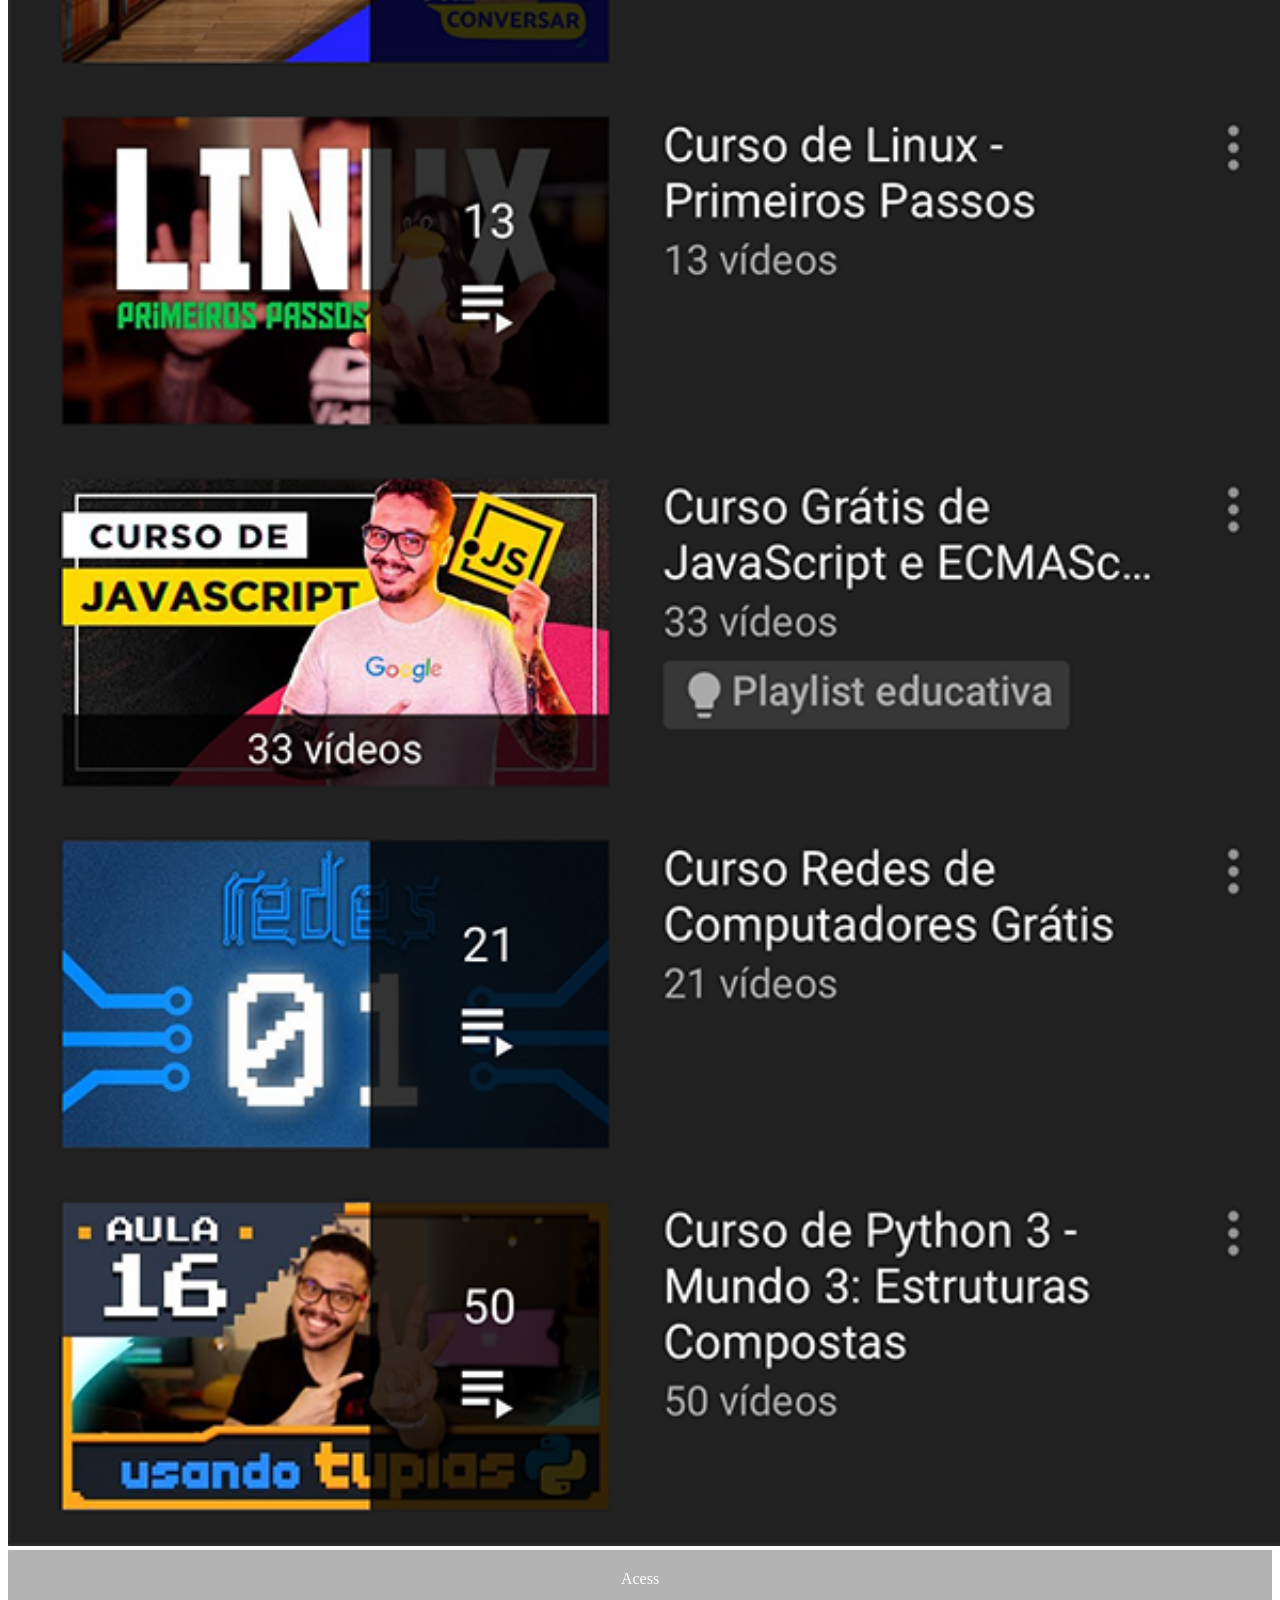
<file: youtube.html>
<!DOCTYPE html>
<html lang="pt-br">
<head>
    <meta charset="UTF-8">
    <meta name="viewport" content="width=device-width, initial-scale=1.0">
    <title>youtube</title>
     <link rel="stylesheet" href="estilos/social.css">
</head>
<body>
    <img src="imagens/tela-youtube.png" alt="tela">
    <a href="https://www.youtube.com/@cursoemvideo/playlists" target="_blank">Acess</a>
    
</body>
</html>
</file>
<file: estilos/style.css>
@charset "UTF-8";

* {
    margin: 0;
    padding: 0;
    font-family: Arial, Helvetica, sans-serif;
}

html, body {
    height: 100vh;
    width: 100vw;
    background-color: black;
}
body{
    background: url('../imagens/fundo-madeira.jpg') no-repeat top center;
    background-size: cover;
    background-attachment: fixed;
}

main {
    position: relative;
    height: 100vh;
}

section#telefone {
    position: absolute;
    top: 50%;
    left: 50%;
    transform: translate(-50%, -50%);
    height: 627px;
    width: 311px;
    background-image: url('../imagens/frame-iphone.png');
}
iframe#tela{
    position: relative;
    top: 80px;
    left: 22px;
    width: 269px;
    height: 471px;
}
section#redes-Sociais{
    text-align: right;
}
section#redes-Sociais >a> img{
    width: 50px;
    margin: 10px;
    border-radius: 50%;
    box-shadow: 2px 2px 5px rgba(0, 0, 0, 0.425);
    box-sizing: border-box;
}
section#redes-Sociais img:hover{
    border:2px solid rgba(255, 255, 255, 0.653);
    transform: translate(-3px -3px);
    box-shadow: 5px 5px 10px black;
    transition: transform .5s border 4s;
}
a:hover{
    background-color:rgba(0, 0, 0, 0.168)
}
</file>
<file: estilos/social.css>
@charset="UTF-8;

     *{
        margin: 0px;
        padding: 0px;
        font-family: Arial, Helvetica, sans-serif;
     }
     ::-webkit-scrollbar{
        width: 0px;
        height: 0px;
     }
     img{
        width: 100vw;
     
     }
     a{
        display: block;
        background-color: rgba(0, 0, 0, 0.297);
        padding: 20px;
        text-align: center;
        text-decoration:none;
        color:white

     }
</file>
